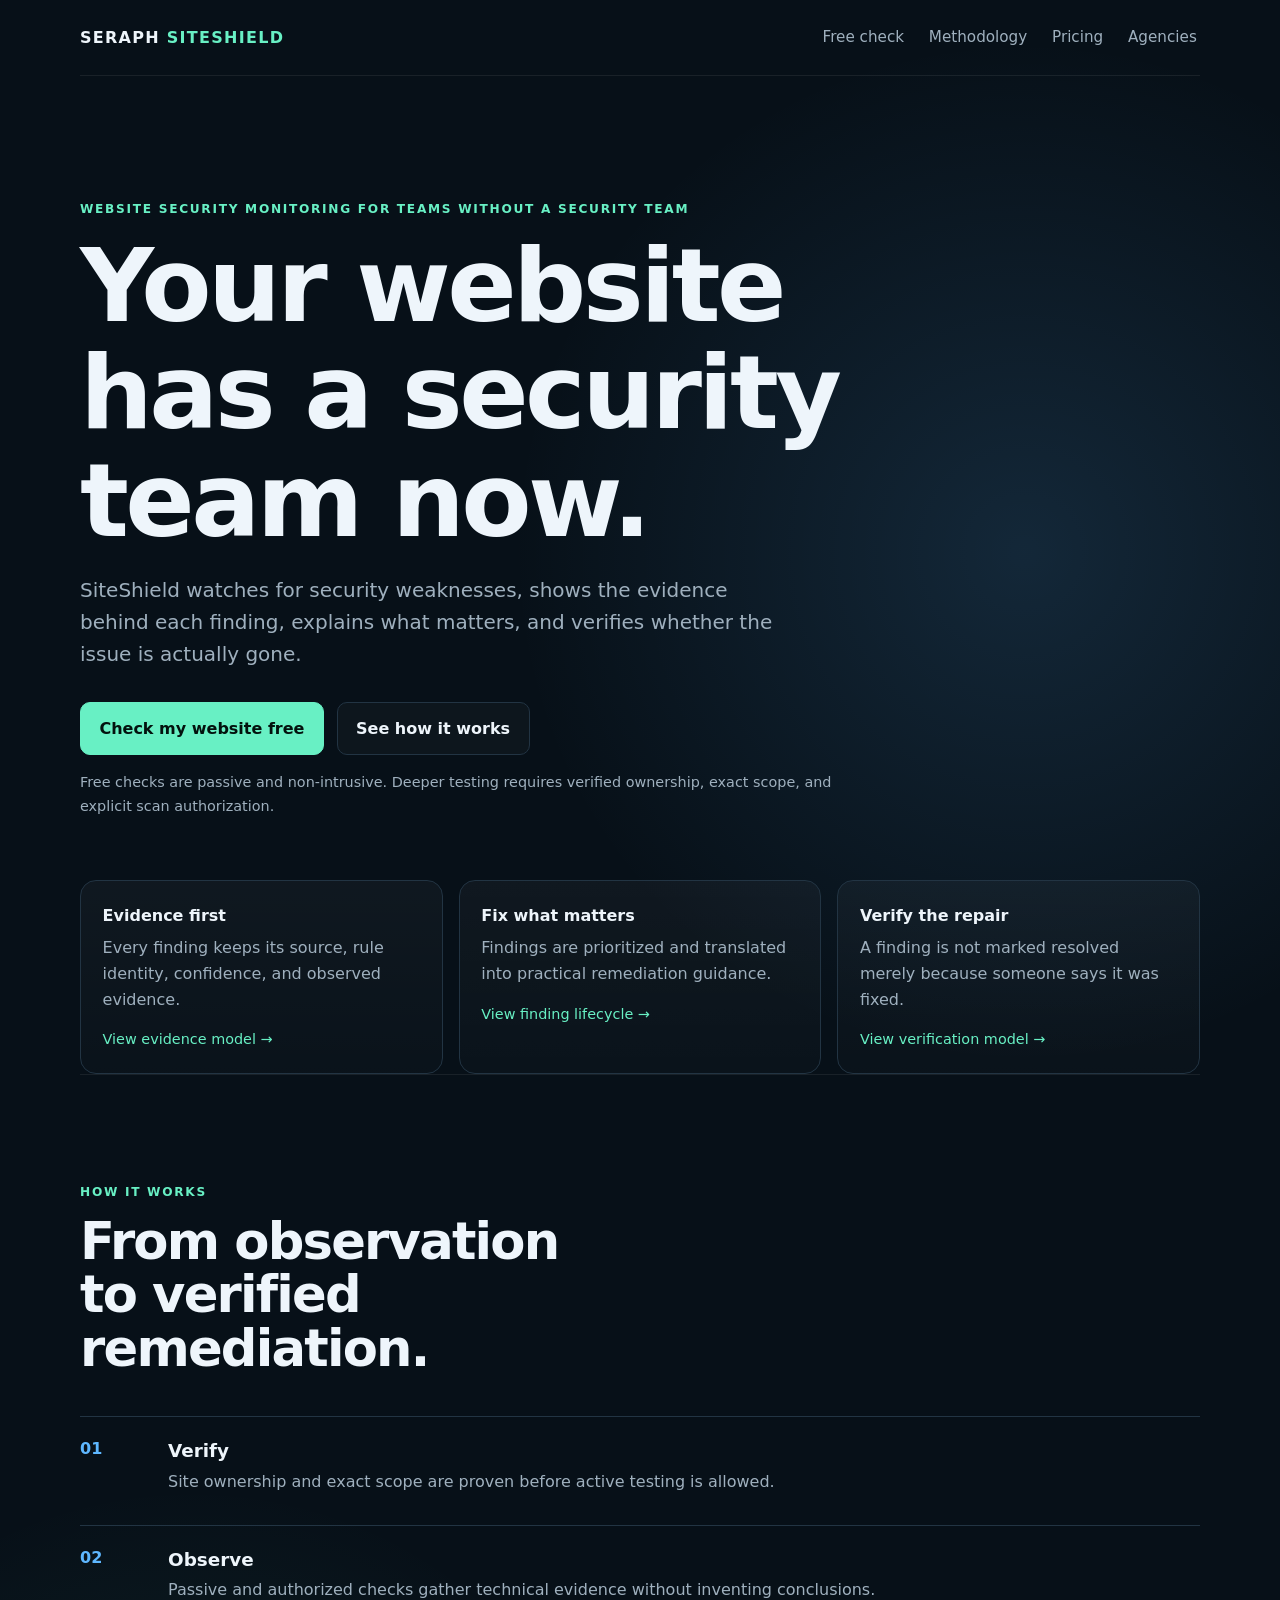
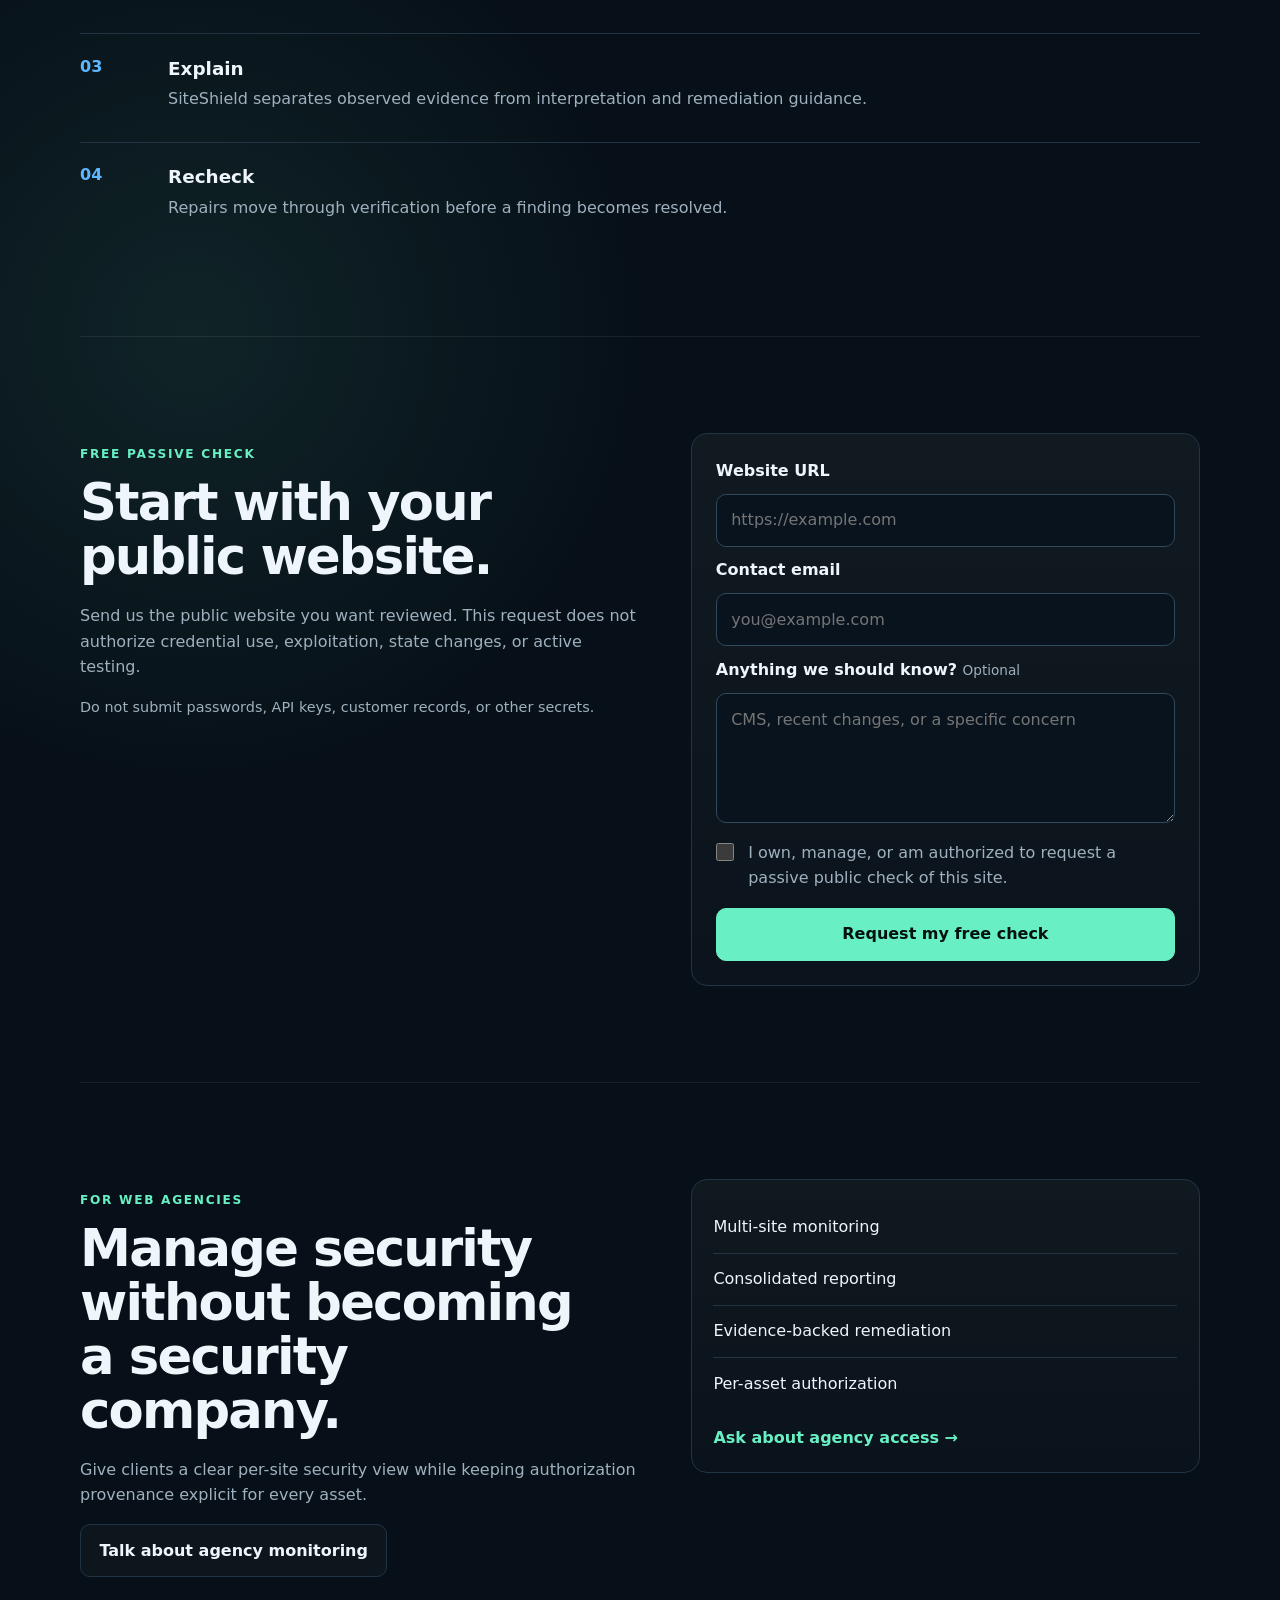
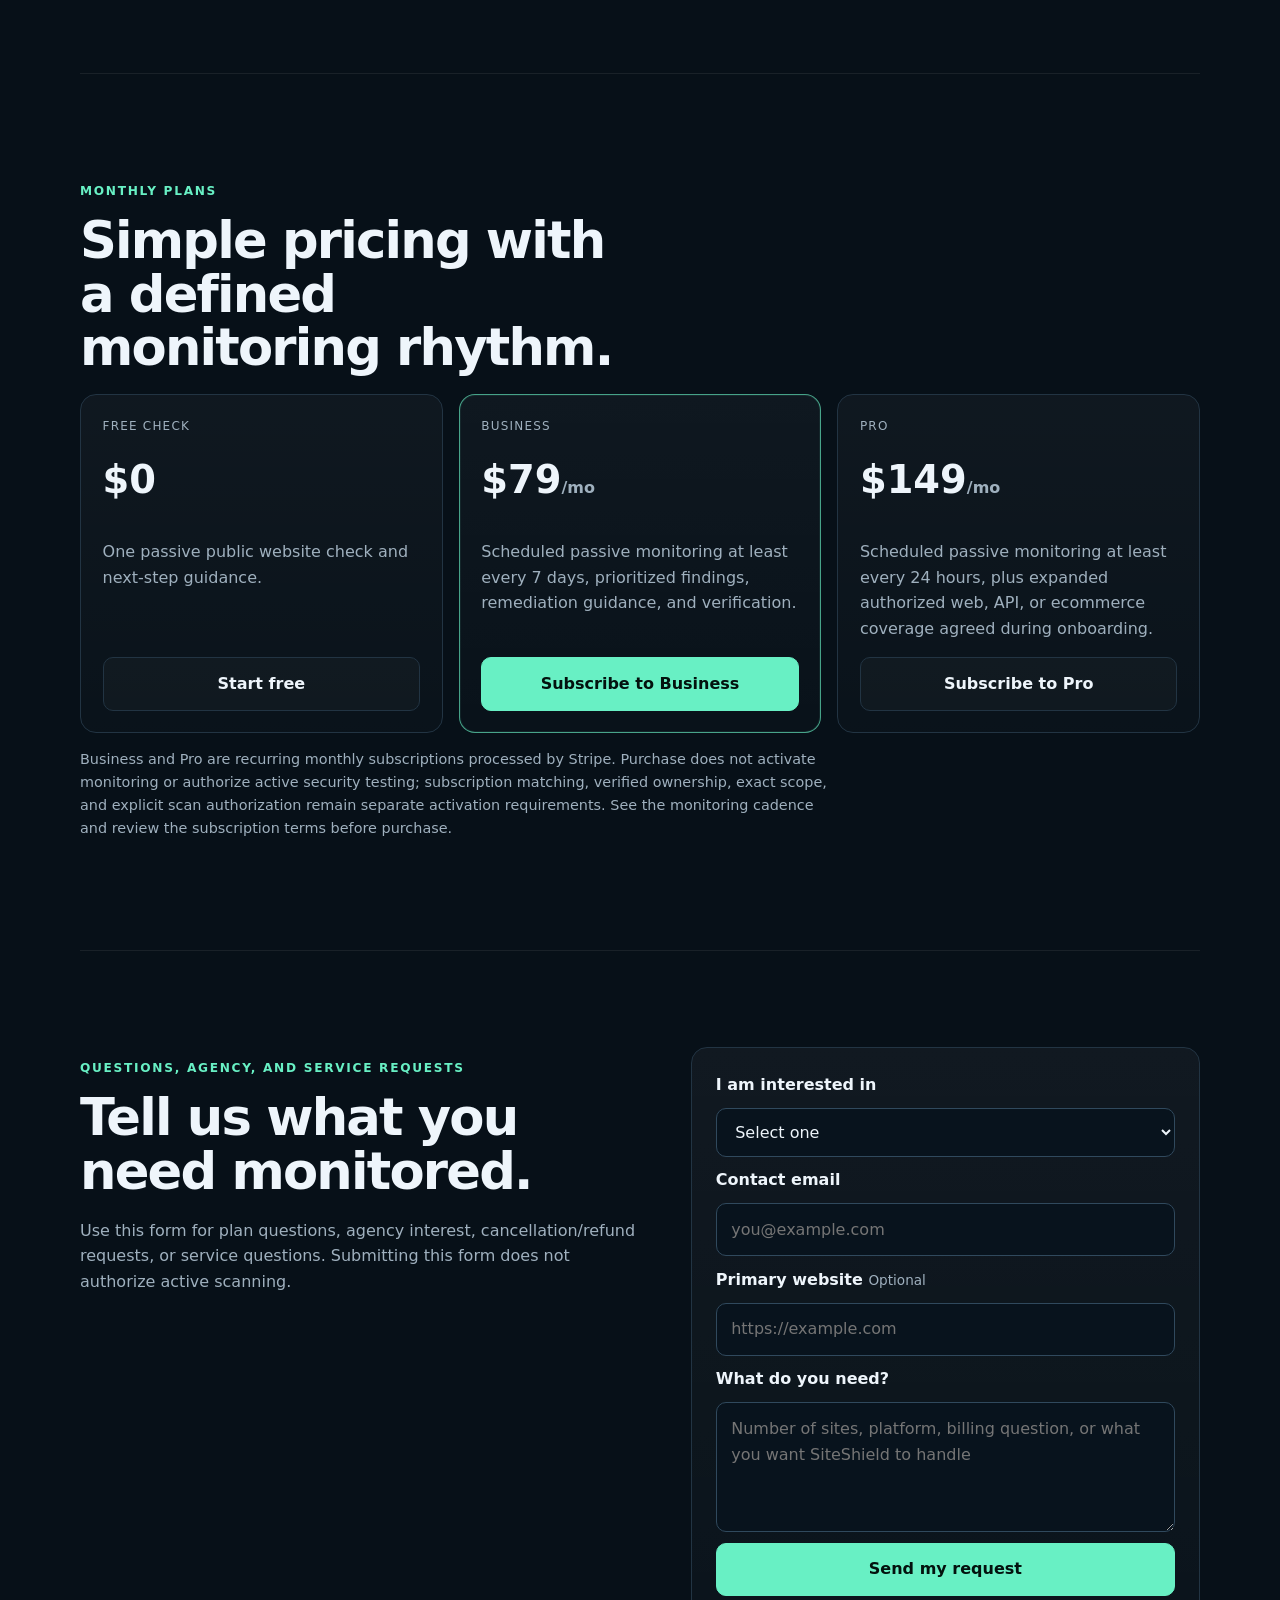
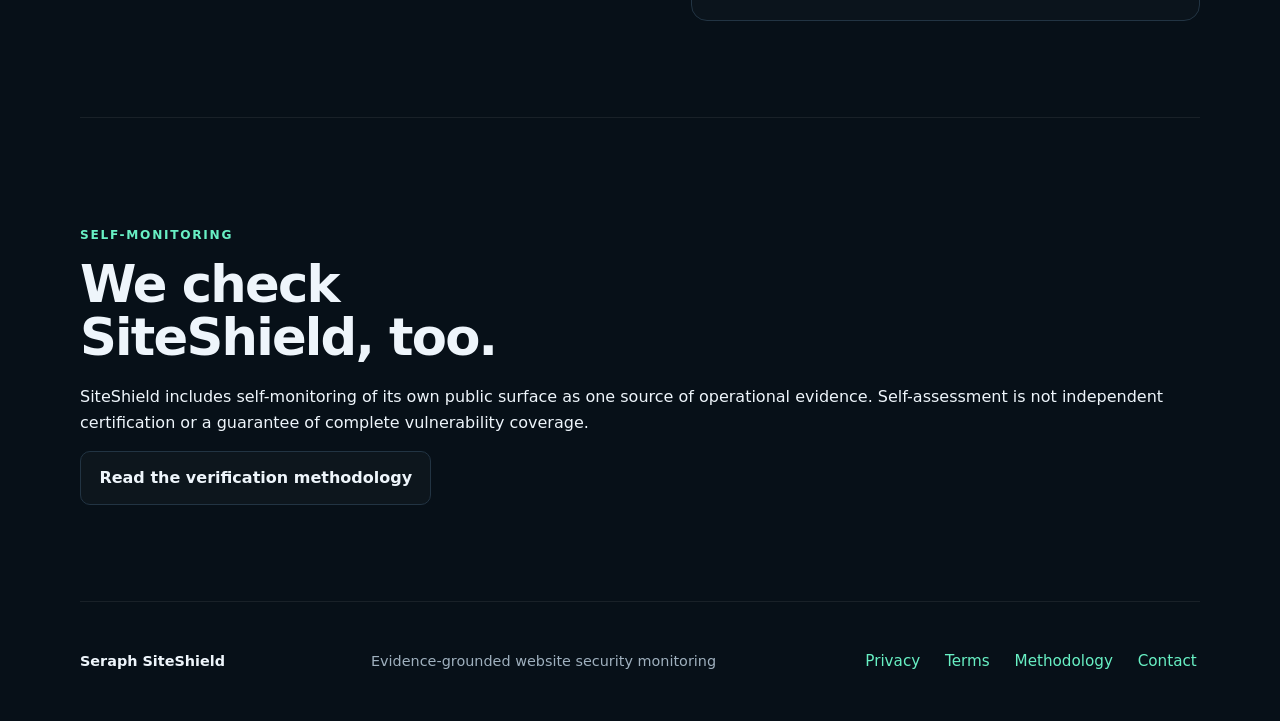
<file: index.html>
<!doctype html>
<html lang="en">
<head>
  <meta charset="utf-8">
  <meta name="viewport" content="width=device-width,initial-scale=1">
  <meta http-equiv="Content-Security-Policy" content="default-src 'self'; img-src 'self' data:; style-src 'self'; script-src 'none'; object-src 'none'; base-uri 'self'; form-action 'self'">
  <meta name="referrer" content="strict-origin-when-cross-origin">
  <meta name="description" content="Seraph SiteShield provides evidence-grounded website security monitoring, remediation guidance, and verification.">
  <title>Seraph SiteShield — Your website has a security team now</title>
  <link rel="stylesheet" href="styles.css">
</head>
<body>
  <header class="nav">
    <a class="brand" href="./" aria-label="Seraph SiteShield home">SERAPH <span>SITESHIELD</span></a>
    <nav aria-label="Primary navigation">
      <a href="#free-check">Free check</a>
      <a href="security-methodology.html">Methodology</a>
      <a href="#pricing">Pricing</a>
      <a href="#agencies">Agencies</a>
    </nav>
  </header>
  <main>
    <section class="hero">
      <p class="eyebrow">Website security monitoring for teams without a security team</p>
      <h1>Your website has a security team now.</h1>
      <p class="lede">SiteShield watches for security weaknesses, shows the evidence behind each finding, explains what matters, and verifies whether the issue is actually gone.</p>
      <div class="actions">
        <a class="button primary" href="#free-check">Check my website free</a>
        <a class="button secondary" href="security-methodology.html">See how it works</a>
      </div>
      <p class="boundary">Free checks are passive and non-intrusive. Deeper testing requires verified ownership, exact scope, and explicit scan authorization.</p>
    </section>

    <section class="proof-grid" aria-label="SiteShield principles">
      <a class="proof-card" href="security-methodology.html#evidence"><strong>Evidence first</strong><span>Every finding keeps its source, rule identity, confidence, and observed evidence.</span><em>View evidence model →</em></a>
      <a class="proof-card" href="security-methodology.html#lifecycle"><strong>Fix what matters</strong><span>Findings are prioritized and translated into practical remediation guidance.</span><em>View finding lifecycle →</em></a>
      <a class="proof-card" href="security-methodology.html#verification"><strong>Verify the repair</strong><span>A finding is not marked resolved merely because someone says it was fixed.</span><em>View verification model →</em></a>
    </section>

    <section class="section" id="how-it-works">
      <p class="eyebrow">How it works</p>
      <h2>From observation to verified remediation.</h2>
      <ol class="steps">
        <li><span>01</span><div><strong>Verify</strong><p>Site ownership and exact scope are proven before active testing is allowed.</p></div></li>
        <li><span>02</span><div><strong>Observe</strong><p>Passive and authorized checks gather technical evidence without inventing conclusions.</p></div></li>
        <li><span>03</span><div><strong>Explain</strong><p>SiteShield separates observed evidence from interpretation and remediation guidance.</p></div></li>
        <li><span>04</span><div><strong>Recheck</strong><p>Repairs move through verification before a finding becomes resolved.</p></div></li>
      </ol>
    </section>

    <section class="section form-section" id="free-check">
      <div class="form-intro">
        <p class="eyebrow">Free passive check</p>
        <h2>Start with your public website.</h2>
        <p>Send us the public website you want reviewed. This request does not authorize credential use, exploitation, state changes, or active testing.</p>
        <p class="fineprint">Do not submit passwords, API keys, customer records, or other secrets.</p>
      </div>
      <form class="site-form" name="free-check" method="POST" data-netlify="true" netlify-honeypot="bot-field" action="thanks.html">
        <input type="hidden" name="form-name" value="free-check">
        <p class="visually-hidden"><label>Leave this field empty <input name="bot-field" autocomplete="off"></label></p>
        <label for="website-url">Website URL</label>
        <input id="website-url" name="website-url" type="url" placeholder="https://example.com" required autocomplete="url">
        <label for="contact-email">Contact email</label>
        <input id="contact-email" name="contact-email" type="email" placeholder="you@example.com" required autocomplete="email">
        <label for="check-notes">Anything we should know? <span class="optional">Optional</span></label>
        <textarea id="check-notes" name="notes" rows="4" placeholder="CMS, recent changes, or a specific concern"></textarea>
        <label class="check-row"><input type="checkbox" name="authorized-request" value="yes" required><span>I own, manage, or am authorized to request a passive public check of this site.</span></label>
        <button class="button primary" type="submit">Request my free check</button>
      </form>
    </section>

    <section class="section split" id="agencies">
      <div>
        <p class="eyebrow">For web agencies</p>
        <h2>Manage security without becoming a security company.</h2>
        <p>Give clients a clear per-site security view while keeping authorization provenance explicit for every asset.</p>
        <a class="button secondary" href="#contact">Talk about agency monitoring</a>
      </div>
      <a class="panel panel-link" href="#contact" aria-label="Ask about SiteShield agency capabilities">
        <p>Multi-site monitoring</p><p>Consolidated reporting</p><p>Evidence-backed remediation</p><p>Per-asset authorization</p><span>Ask about agency access →</span>
      </a>
    </section>

    <section class="section" id="pricing">
      <p class="eyebrow">Monthly plans</p>
      <h2>Simple pricing with a defined monitoring rhythm.</h2>
      <div class="pricing">
        <article><span>Free Check</span><strong>$0</strong><p>One passive public website check and next-step guidance.</p><a class="button secondary" href="#free-check">Start free</a></article>
        <article class="featured"><span>Business</span><strong>$79<small>/mo</small></strong><p>Scheduled passive monitoring at least every 7 days, prioritized findings, remediation guidance, and verification.</p><a class="button primary" href="https://buy.stripe.com/7sY5kFb1d5uU3IKeGQ2Ry01">Subscribe to Business</a></article>
        <article><span>Pro</span><strong>$149<small>/mo</small></strong><p>Scheduled passive monitoring at least every 24 hours, plus expanded authorized web, API, or ecommerce coverage agreed during onboarding.</p><a class="button secondary" href="https://buy.stripe.com/14A7sN5GT7D22EG8is2Ry02">Subscribe to Pro</a></article>
      </div>
      <p class="fineprint">Business and Pro are recurring monthly subscriptions processed by Stripe. Purchase does not activate monitoring or authorize active security testing; subscription matching, verified ownership, exact scope, and explicit scan authorization remain separate activation requirements. See the <a href="security-methodology.html#cadence">monitoring cadence</a> and review the <a href="terms.html">subscription terms</a> before purchase.</p>
    </section>

    <section class="section form-section" id="contact">
      <div class="form-intro">
        <p class="eyebrow">Questions, agency, and service requests</p>
        <h2>Tell us what you need monitored.</h2>
        <p>Use this form for plan questions, agency interest, cancellation/refund requests, or service questions. Submitting this form does not authorize active scanning.</p>
      </div>
      <form class="site-form" name="product-interest" method="POST" data-netlify="true" netlify-honeypot="bot-field" action="thanks.html">
        <input type="hidden" name="form-name" value="product-interest">
        <p class="visually-hidden"><label>Leave this field empty <input name="bot-field" autocomplete="off"></label></p>
        <label for="interest-type">I am interested in</label>
        <select id="interest-type" name="interest" required>
          <option value="">Select one</option><option>Business</option><option>Pro</option><option>Agency / multi-site</option><option>One-time assessment</option><option>Billing / cancellation / refund question</option>
        </select>
        <label for="business-email">Contact email</label>
        <input id="business-email" name="contact-email" type="email" placeholder="you@example.com" required autocomplete="email">
        <label for="business-site">Primary website <span class="optional">Optional</span></label>
        <input id="business-site" name="website-url" type="url" placeholder="https://example.com" autocomplete="url">
        <label for="business-notes">What do you need?</label>
        <textarea id="business-notes" name="notes" rows="4" placeholder="Number of sites, platform, billing question, or what you want SiteShield to handle"></textarea>
        <button class="button primary" type="submit">Send my request</button>
      </form>
    </section>

    <section class="section launch" id="self-monitoring">
      <p class="eyebrow">Self-monitoring</p>
      <h2>We check SiteShield, too.</h2>
      <p>SiteShield includes self-monitoring of its own public surface as one source of operational evidence. Self-assessment is not independent certification or a guarantee of complete vulnerability coverage.</p>
      <a class="button secondary" href="security-methodology.html#verification">Read the verification methodology</a>
    </section>
  </main>
  <footer>
    <span>Seraph SiteShield</span>
    <span>Evidence-grounded website security monitoring</span>
    <nav aria-label="Footer navigation"><a href="privacy.html">Privacy</a><a href="terms.html">Terms</a><a href="security-methodology.html">Methodology</a><a href="#contact">Contact</a></nav>
  </footer>
</body>
</html>
</file>
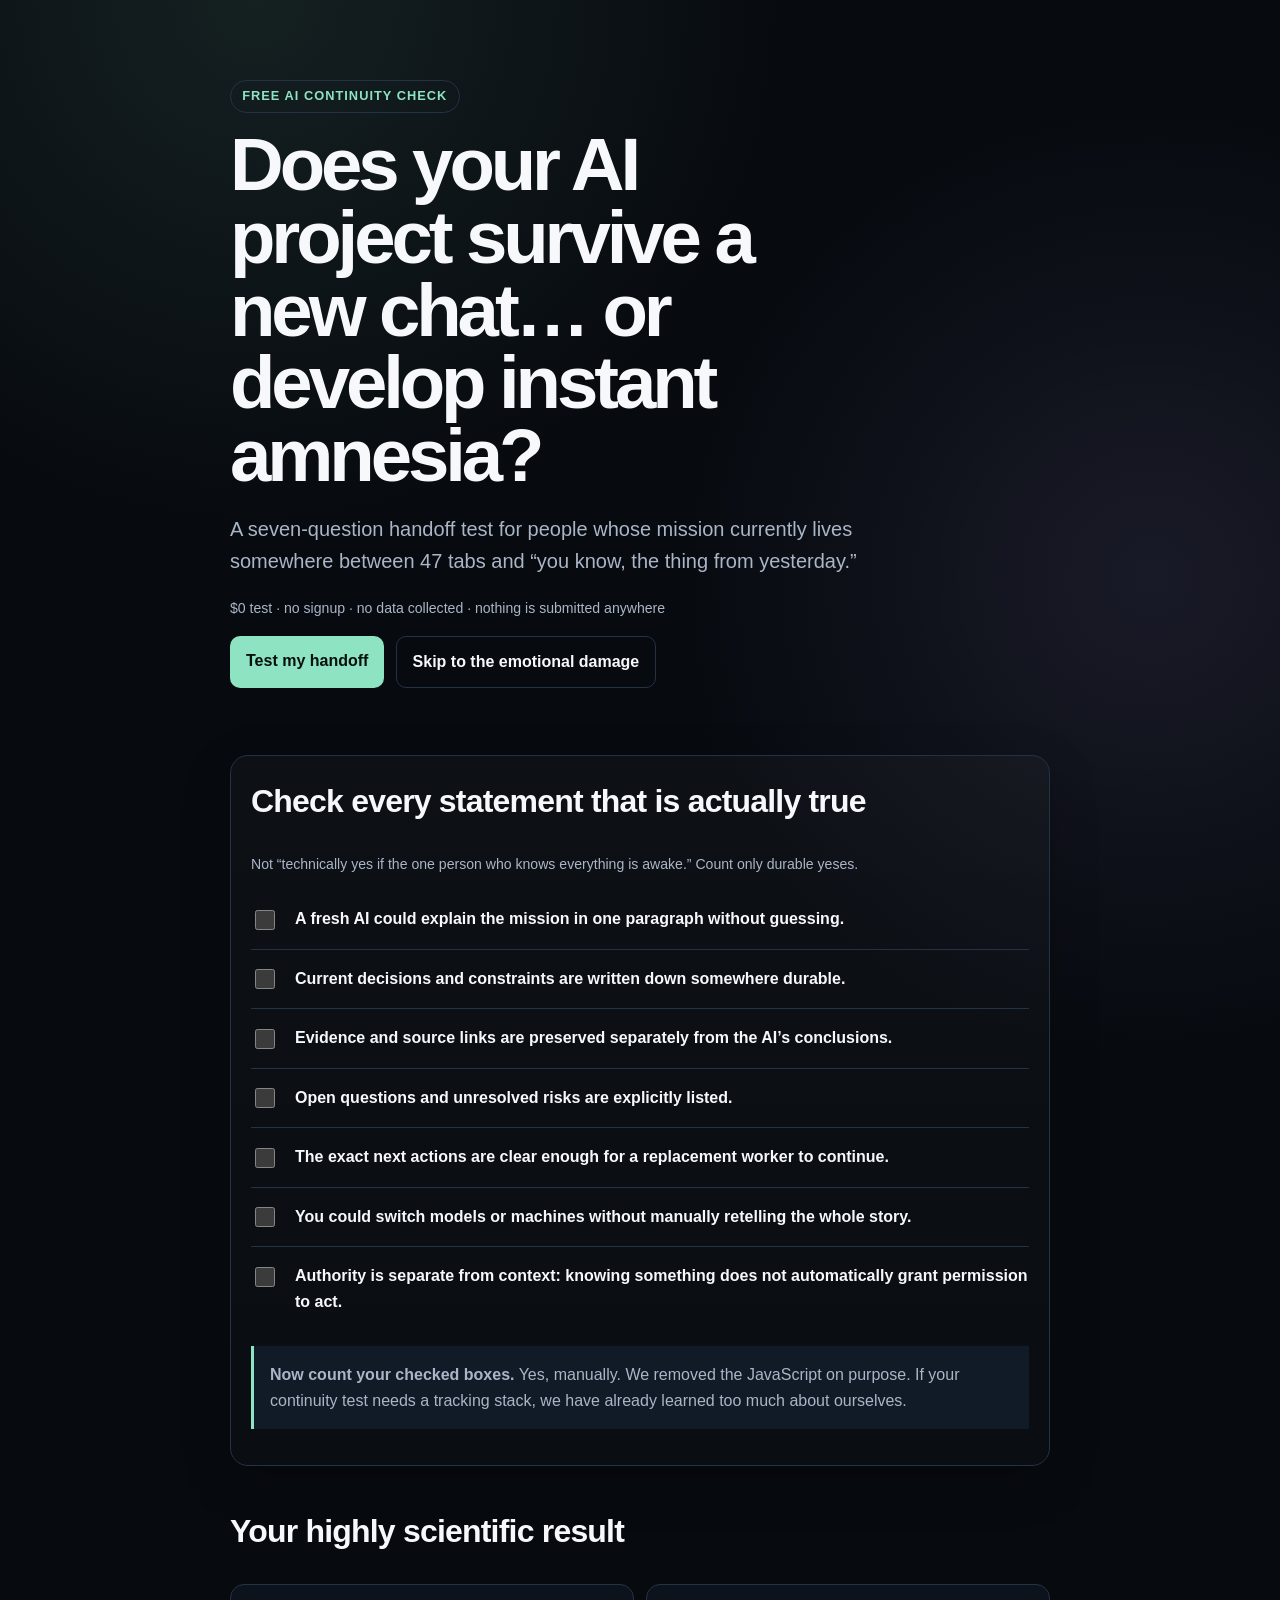
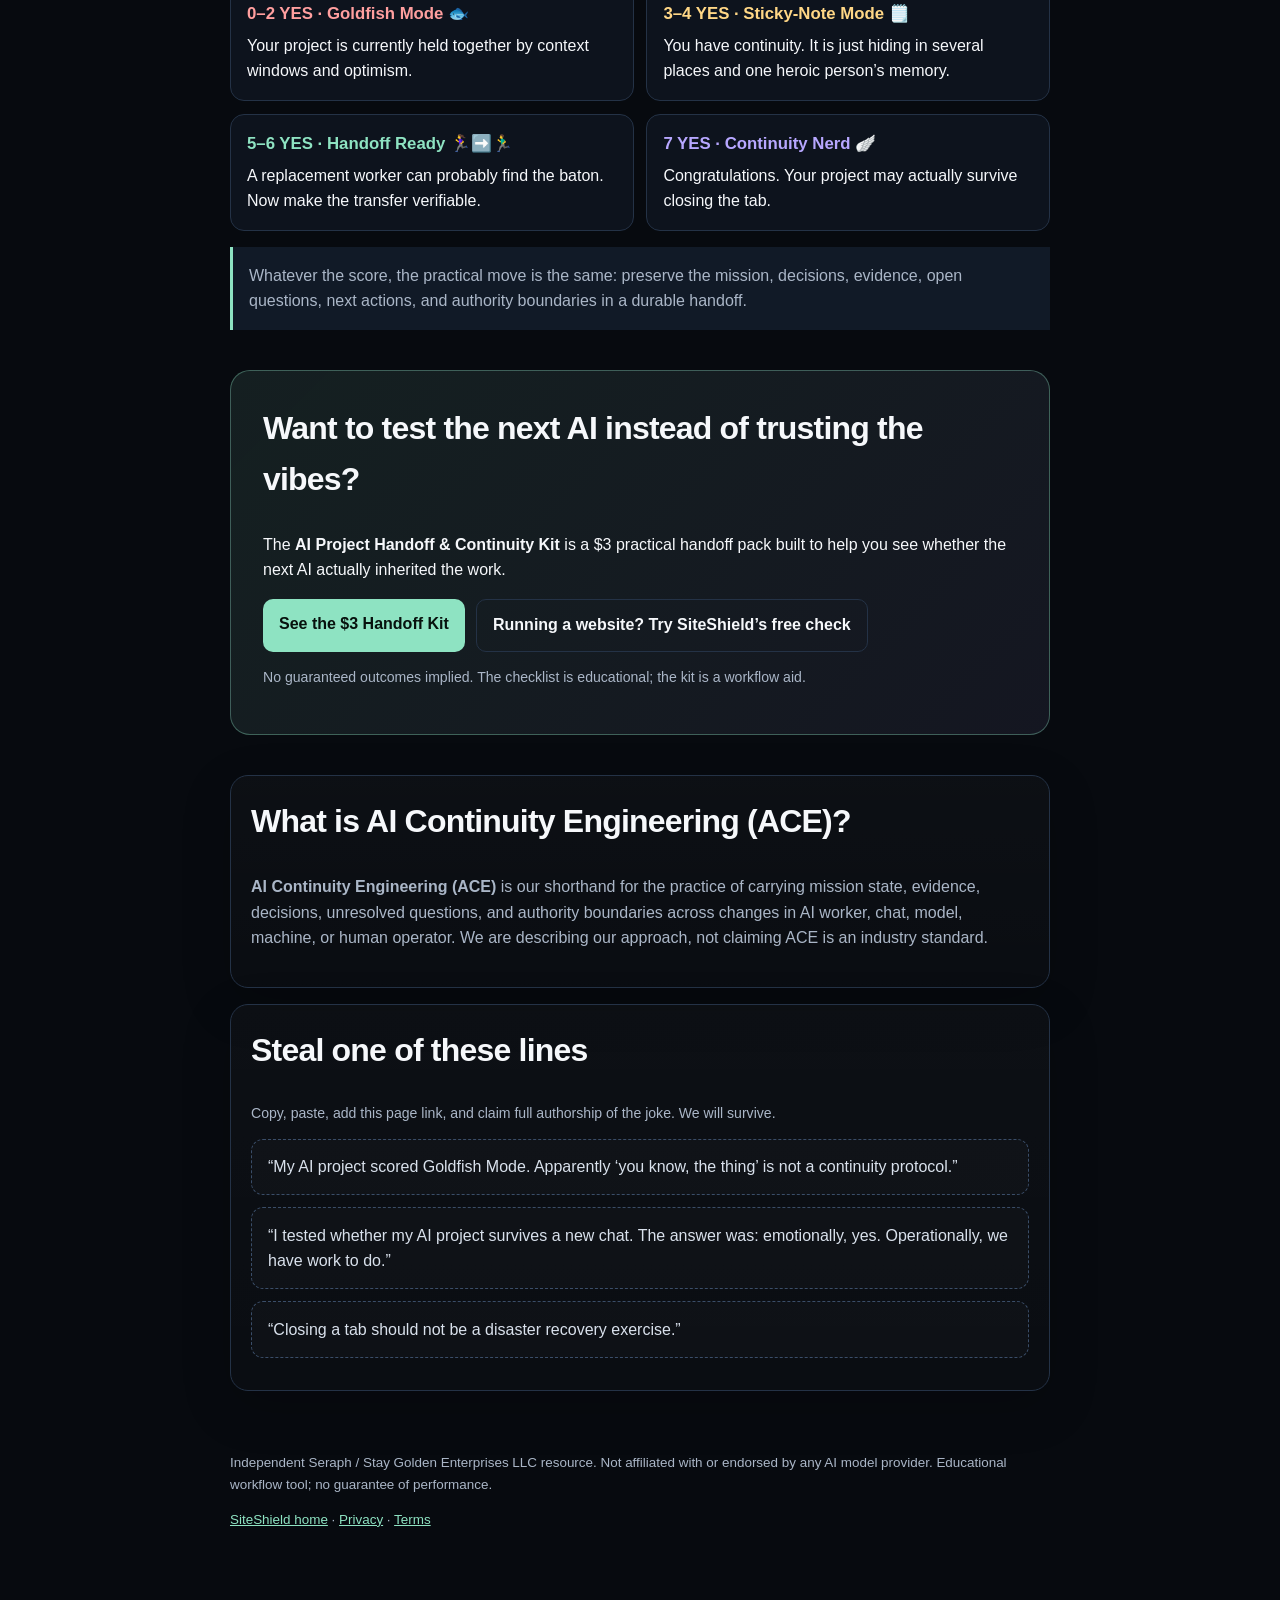
<file: ai-amnesia-test.html>
<!doctype html>
<html lang="en">
<head>
  <meta charset="utf-8">
  <meta name="viewport" content="width=device-width, initial-scale=1">
  <title>The AI Amnesia Test — a 60-second handoff check</title>
  <meta name="description" content="Seven questions to see whether your AI-assisted project can survive a new chat, model, machine, or person without losing the plot.">
  <meta property="og:type" content="website">
  <meta property="og:title" content="The AI Amnesia Test">
  <meta property="og:description" content="Does your AI project survive a new chat… or develop instant amnesia? Take the seven-question handoff check.">
  <meta property="og:url" content="https://seraph-siteshield.netlify.app/ai-amnesia-test.html">
  <meta name="twitter:card" content="summary">
  <meta name="twitter:title" content="The AI Amnesia Test">
  <meta name="twitter:description" content="Closing a tab should not be a disaster recovery exercise.">
  <link rel="canonical" href="https://seraph-siteshield.netlify.app/ai-amnesia-test.html">
  <link rel="stylesheet" href="/amnesia.css">
</head>
<body>
  <main>
    <header class="hero">
      <span class="eyebrow">Free AI continuity check</span>
      <h1>Does your AI project survive a new chat… or develop instant amnesia?</h1>
      <p class="lede">A seven-question handoff test for people whose mission currently lives somewhere between 47 tabs and “you know, the thing from yesterday.”</p>
      <p class="micro">$0 test · no signup · no data collected · nothing is submitted anywhere</p>
      <div class="actions">
        <a class="button" href="#test">Test my handoff</a>
        <a class="button secondary" href="#score">Skip to the emotional damage</a>
      </div>
    </header>

    <section id="test" class="card test" aria-labelledby="test-title">
      <h2 id="test-title">Check every statement that is actually true</h2>
      <p class="micro">Not “technically yes if the one person who knows everything is awake.” Count only durable yeses.</p>

      <div class="question">
        <input id="q1" type="checkbox">
        <label for="q1">A fresh AI could explain the mission in one paragraph without guessing.</label>
      </div>
      <div class="question">
        <input id="q2" type="checkbox">
        <label for="q2">Current decisions and constraints are written down somewhere durable.</label>
      </div>
      <div class="question">
        <input id="q3" type="checkbox">
        <label for="q3">Evidence and source links are preserved separately from the AI’s conclusions.</label>
      </div>
      <div class="question">
        <input id="q4" type="checkbox">
        <label for="q4">Open questions and unresolved risks are explicitly listed.</label>
      </div>
      <div class="question">
        <input id="q5" type="checkbox">
        <label for="q5">The exact next actions are clear enough for a replacement worker to continue.</label>
      </div>
      <div class="question">
        <input id="q6" type="checkbox">
        <label for="q6">You could switch models or machines without manually retelling the whole story.</label>
      </div>
      <div class="question">
        <input id="q7" type="checkbox">
        <label for="q7">Authority is separate from context: knowing something does not automatically grant permission to act.</label>
      </div>

      <p class="tip"><strong>Now count your checked boxes.</strong> Yes, manually. We removed the JavaScript on purpose. If your continuity test needs a tracking stack, we have already learned too much about ourselves.</p>
    </section>

    <section id="score" aria-labelledby="score-title">
      <h2 id="score-title">Your highly scientific result</h2>
      <div class="score-grid">
        <article class="score goldfish">
          <strong>0–2 YES · Goldfish Mode 🐟</strong>
          <span>Your project is currently held together by context windows and optimism.</span>
        </article>
        <article class="score sticky">
          <strong>3–4 YES · Sticky-Note Mode 🗒️</strong>
          <span>You have continuity. It is just hiding in several places and one heroic person’s memory.</span>
        </article>
        <article class="score ready">
          <strong>5–6 YES · Handoff Ready 🏃‍♀️➡️🏃‍♂️</strong>
          <span>A replacement worker can probably find the baton. Now make the transfer verifiable.</span>
        </article>
        <article class="score nerd">
          <strong>7 YES · Continuity Nerd 🪽</strong>
          <span>Congratulations. Your project may actually survive closing the tab.</span>
        </article>
      </div>
      <p class="tip">Whatever the score, the practical move is the same: preserve the mission, decisions, evidence, open questions, next actions, and authority boundaries in a durable handoff.</p>
    </section>

    <section class="cta" aria-labelledby="kit-title">
      <h2 id="kit-title">Want to test the next AI instead of trusting the vibes?</h2>
      <p>The <strong>AI Project Handoff &amp; Continuity Kit</strong> is a $3 practical handoff pack built to help you see whether the next AI actually inherited the work.</p>
      <div class="actions">
        <a class="button" href="https://1sedk3-kq.myshopify.com/products/ai-project-handoff-continuity-kit-test-whether-the-next-ai-actually-got-it?utm_source=ai_amnesia_test&amp;utm_medium=owned&amp;utm_campaign=ace_public_r0&amp;utm_content=ACE-PUBLIC-R0-AMNESIA-TEST">See the $3 Handoff Kit</a>
        <a class="button secondary" href="https://seraph-siteshield.netlify.app?utm_source=ai_amnesia_test&amp;utm_medium=owned&amp;utm_campaign=ace_public_r0&amp;utm_content=ACE-PUBLIC-R0-AMNESIA-TEST-SITESHIELD">Running a website? Try SiteShield’s free check</a>
      </div>
      <p class="micro">No guaranteed outcomes implied. The checklist is educational; the kit is a workflow aid.</p>
    </section>

    <section class="card" aria-labelledby="ace-title">
      <h2 id="ace-title">What is AI Continuity Engineering (ACE)?</h2>
      <p class="definition"><strong>AI Continuity Engineering (ACE)</strong> is our shorthand for the practice of carrying mission state, evidence, decisions, unresolved questions, and authority boundaries across changes in AI worker, chat, model, machine, or human operator. We are describing our approach, not claiming ACE is an industry standard.</p>
    </section>

    <section class="card" aria-labelledby="share-title">
      <h2 id="share-title">Steal one of these lines</h2>
      <p class="micro">Copy, paste, add this page link, and claim full authorship of the joke. We will survive.</p>
      <p class="share-line">“My AI project scored Goldfish Mode. Apparently ‘you know, the thing’ is not a continuity protocol.”</p>
      <p class="share-line">“I tested whether my AI project survives a new chat. The answer was: emotionally, yes. Operationally, we have work to do.”</p>
      <p class="share-line">“Closing a tab should not be a disaster recovery exercise.”</p>
    </section>
  </main>

  <footer>
    <p>Independent Seraph / Stay Golden Enterprises LLC resource. Not affiliated with or endorsed by any AI model provider. Educational workflow tool; no guarantee of performance.</p>
    <p><a href="/">SiteShield home</a> · <a href="/privacy.html">Privacy</a> · <a href="/terms.html">Terms</a></p>
  </footer>
</body>
</html>
</file>
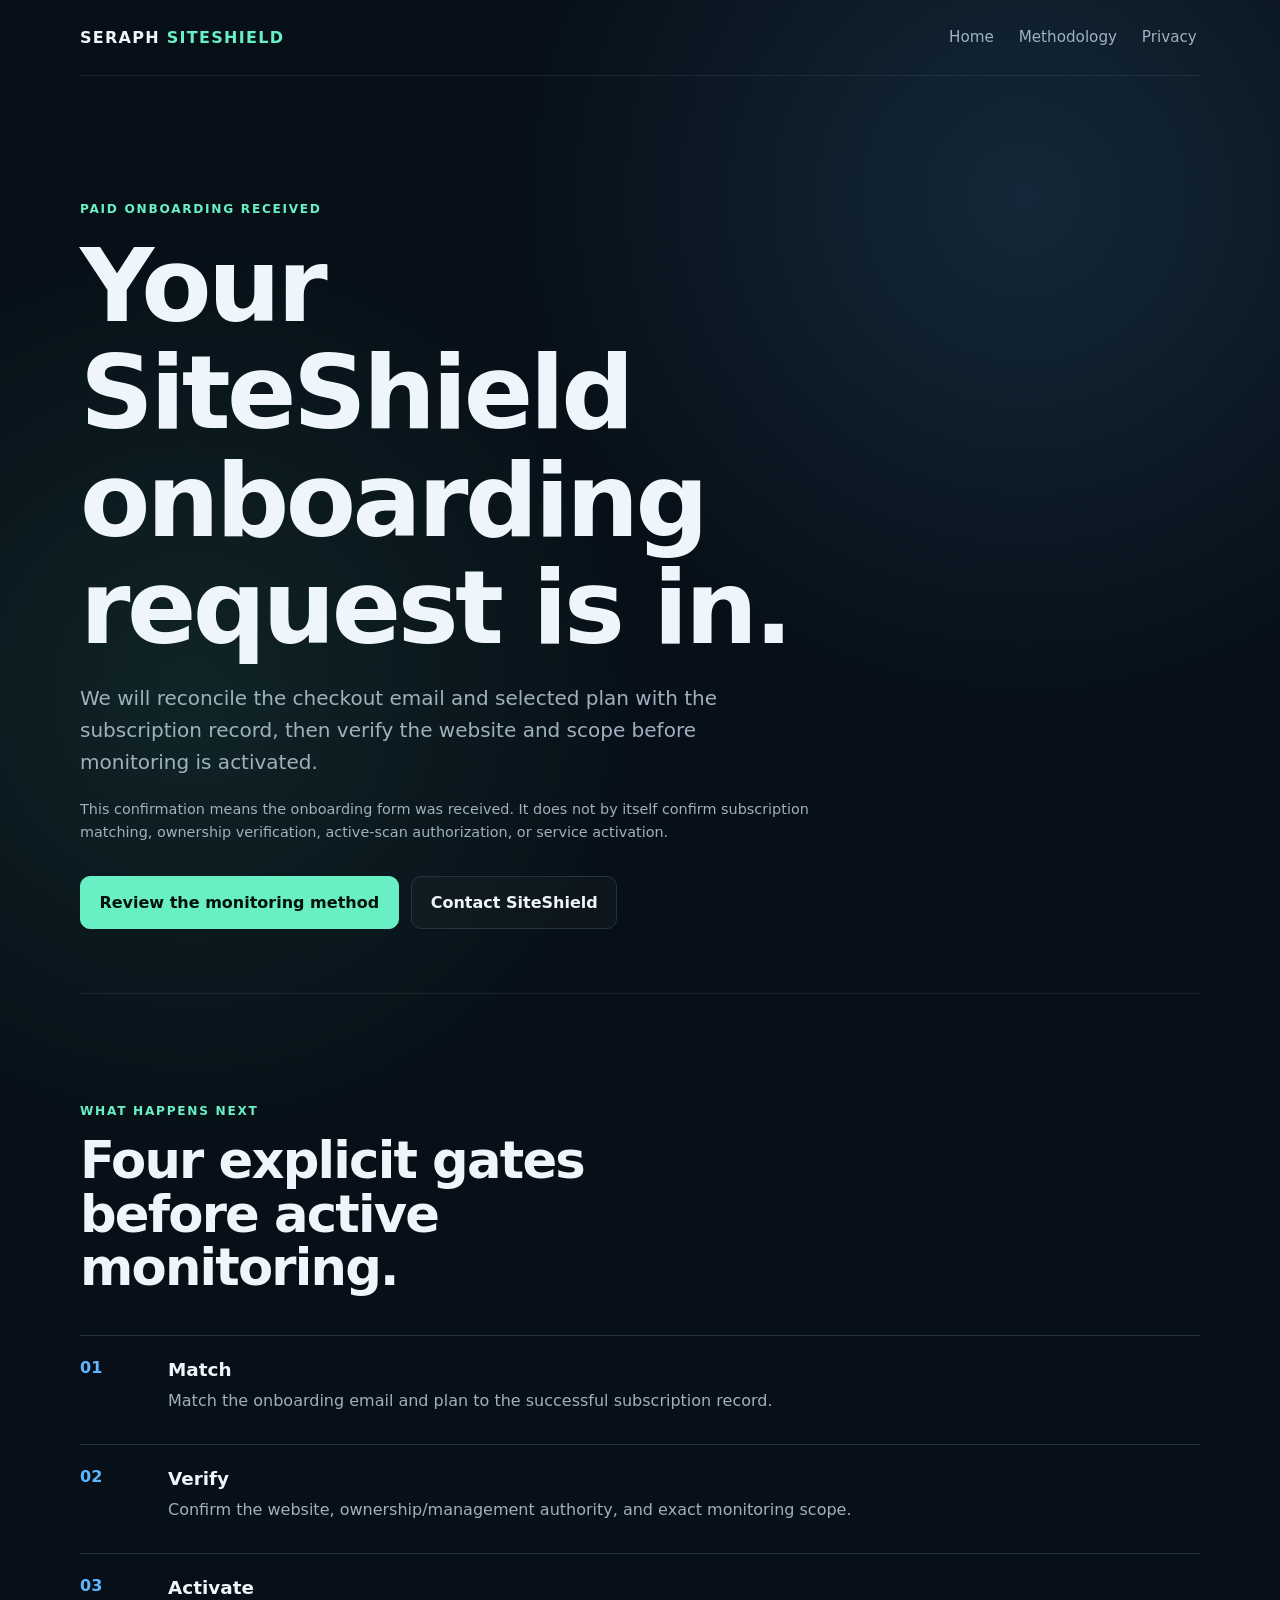
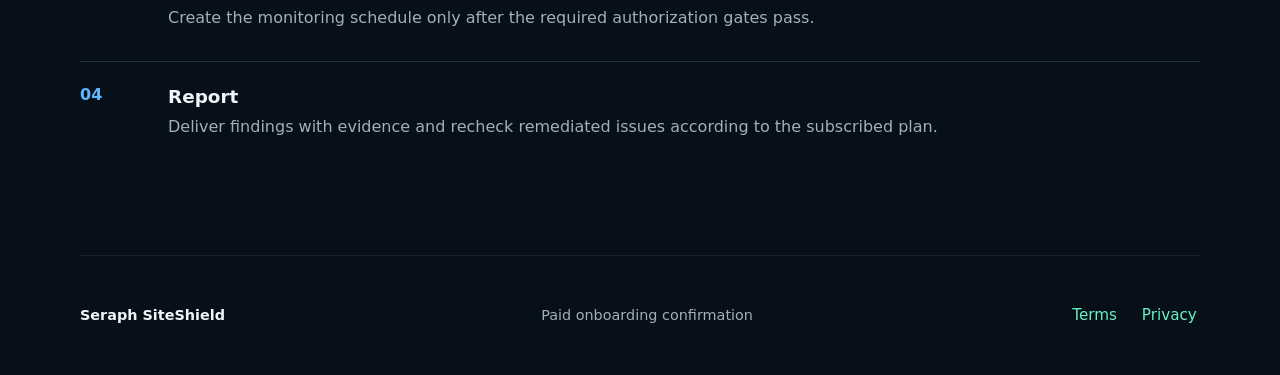
<file: paid-thanks.html>
<!doctype html>
<html lang="en">
<head>
  <meta charset="utf-8">
  <meta name="viewport" content="width=device-width,initial-scale=1">
  <meta name="robots" content="noindex">
  <meta http-equiv="Content-Security-Policy" content="default-src 'self'; img-src 'self' data:; style-src 'self'; script-src 'none'; object-src 'none'; base-uri 'self'; form-action 'self'">
  <meta name="referrer" content="strict-origin-when-cross-origin">
  <meta name="description" content="SiteShield paid onboarding confirmation and service activation expectations.">
  <title>SiteShield Paid Onboarding Received</title>
  <link rel="stylesheet" href="styles.css">
</head>
<body>
  <header class="nav"><a class="brand" href="./">SERAPH <span>SITESHIELD</span></a><nav><a href="./">Home</a><a href="security-methodology.html">Methodology</a><a href="privacy.html">Privacy</a></nav></header>
  <main>
    <section class="hero">
      <p class="eyebrow">Paid onboarding received</p>
      <h1>Your SiteShield onboarding request is in.</h1>
      <p class="lede">We will reconcile the checkout email and selected plan with the subscription record, then verify the website and scope before monitoring is activated.</p>
      <p class="boundary">This confirmation means the onboarding form was received. It does not by itself confirm subscription matching, ownership verification, active-scan authorization, or service activation.</p>
      <div class="actions"><a class="button primary" href="security-methodology.html">Review the monitoring method</a><a class="button secondary" href="./#contact">Contact SiteShield</a></div>
    </section>
    <section class="section">
      <p class="eyebrow">What happens next</p>
      <h2>Four explicit gates before active monitoring.</h2>
      <ol class="steps">
        <li><span>01</span><div><strong>Match</strong><p>Match the onboarding email and plan to the successful subscription record.</p></div></li>
        <li><span>02</span><div><strong>Verify</strong><p>Confirm the website, ownership/management authority, and exact monitoring scope.</p></div></li>
        <li><span>03</span><div><strong>Activate</strong><p>Create the monitoring schedule only after the required authorization gates pass.</p></div></li>
        <li><span>04</span><div><strong>Report</strong><p>Deliver findings with evidence and recheck remediated issues according to the subscribed plan.</p></div></li>
      </ol>
    </section>
  </main>
  <footer><span>Seraph SiteShield</span><span>Paid onboarding confirmation</span><nav><a href="terms.html">Terms</a><a href="privacy.html">Privacy</a></nav></footer>
</body>
</html>
</file>
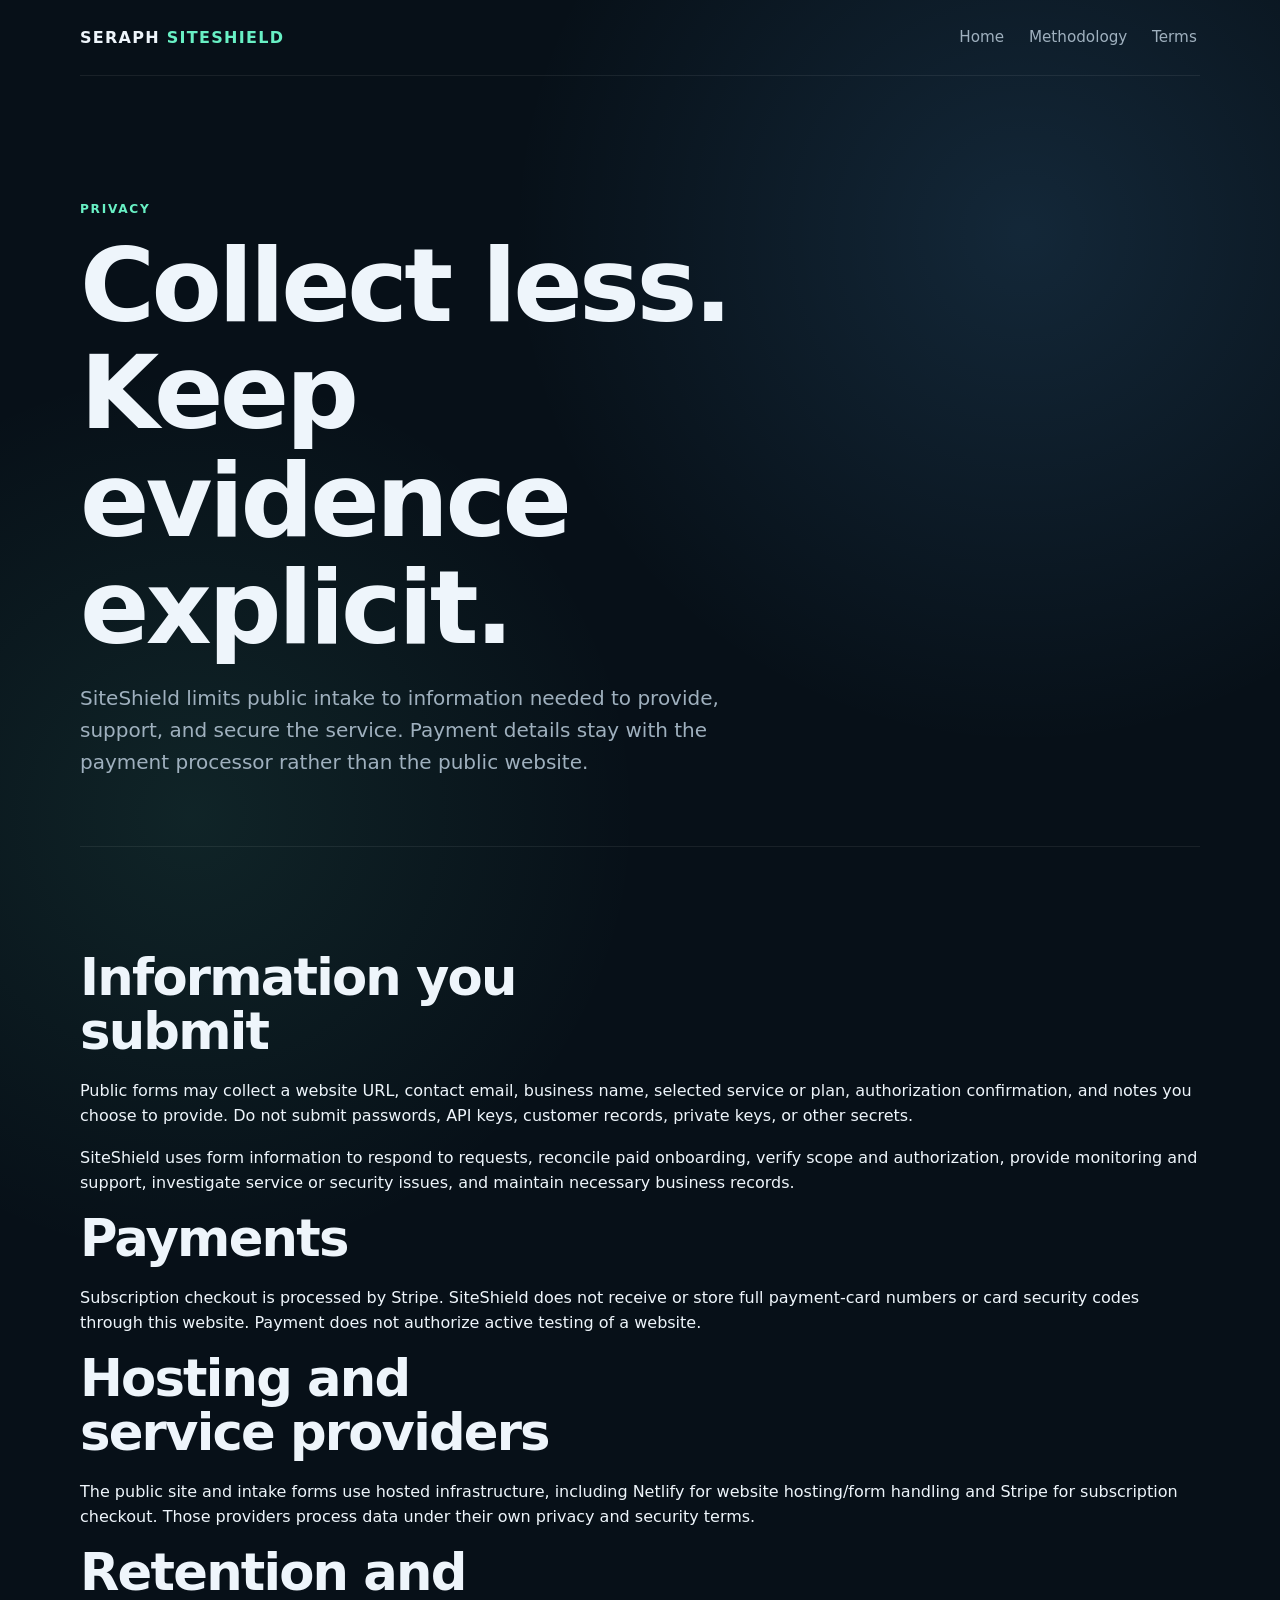
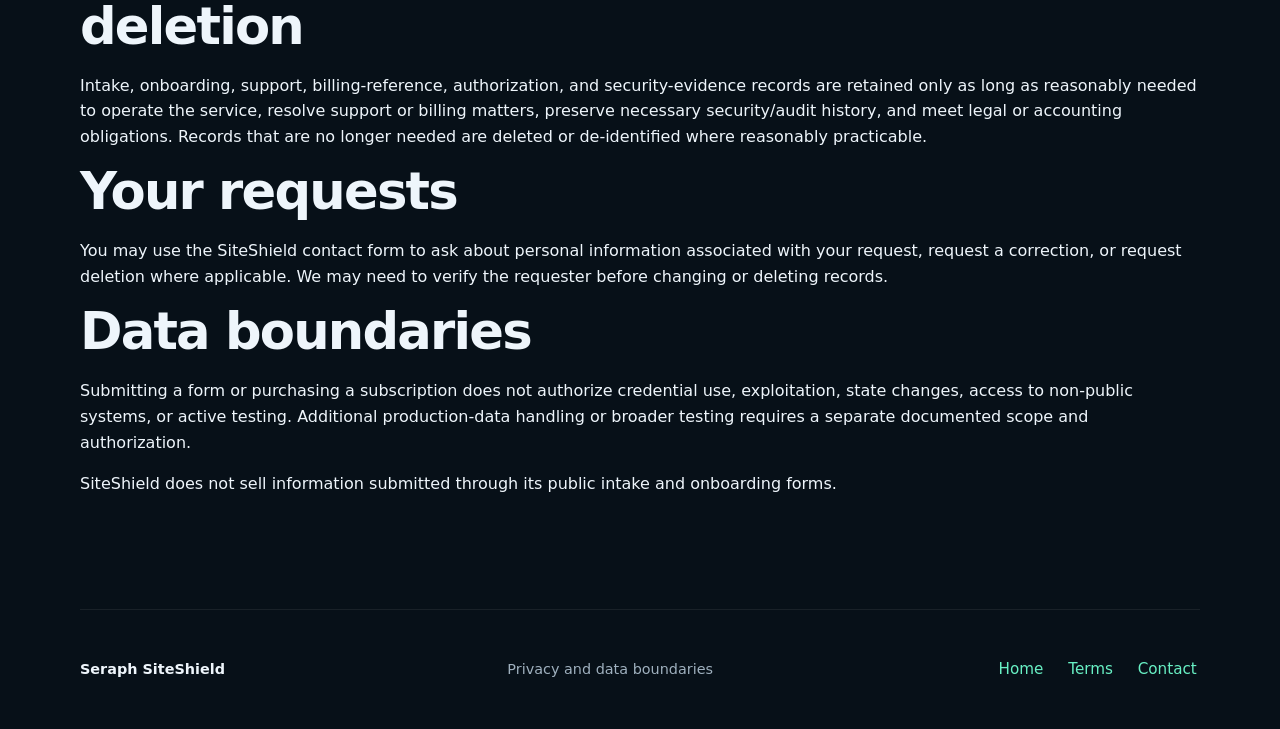
<file: privacy.html>
<!doctype html>
<html lang="en">
<head>
  <meta charset="utf-8">
  <meta name="viewport" content="width=device-width,initial-scale=1">
  <meta http-equiv="Content-Security-Policy" content="default-src 'self'; img-src 'self' data:; style-src 'self'; script-src 'none'; object-src 'none'; base-uri 'self'; form-action 'self'">
  <meta name="referrer" content="strict-origin-when-cross-origin">
  <meta name="description" content="Seraph SiteShield privacy and data-handling summary.">
  <title>Privacy — Seraph SiteShield</title>
  <link rel="stylesheet" href="styles.css">
</head>
<body>
  <header class="nav"><a class="brand" href="./">SERAPH <span>SITESHIELD</span></a><nav><a href="./">Home</a><a href="security-methodology.html">Methodology</a><a href="terms.html">Terms</a></nav></header>
  <main>
    <section class="hero">
      <p class="eyebrow">Privacy</p>
      <h1>Collect less. Keep evidence explicit.</h1>
      <p class="lede">SiteShield limits public intake to information needed to provide, support, and secure the service. Payment details stay with the payment processor rather than the public website.</p>
    </section>
    <section class="section">
      <h2>Information you submit</h2>
      <p>Public forms may collect a website URL, contact email, business name, selected service or plan, authorization confirmation, and notes you choose to provide. Do not submit passwords, API keys, customer records, private keys, or other secrets.</p>
      <p>SiteShield uses form information to respond to requests, reconcile paid onboarding, verify scope and authorization, provide monitoring and support, investigate service or security issues, and maintain necessary business records.</p>

      <h2>Payments</h2>
      <p>Subscription checkout is processed by Stripe. SiteShield does not receive or store full payment-card numbers or card security codes through this website. Payment does not authorize active testing of a website.</p>

      <h2>Hosting and service providers</h2>
      <p>The public site and intake forms use hosted infrastructure, including Netlify for website hosting/form handling and Stripe for subscription checkout. Those providers process data under their own privacy and security terms.</p>

      <h2>Retention and deletion</h2>
      <p>Intake, onboarding, support, billing-reference, authorization, and security-evidence records are retained only as long as reasonably needed to operate the service, resolve support or billing matters, preserve necessary security/audit history, and meet legal or accounting obligations. Records that are no longer needed are deleted or de-identified where reasonably practicable.</p>

      <h2>Your requests</h2>
      <p>You may use the <a href="./#contact">SiteShield contact form</a> to ask about personal information associated with your request, request a correction, or request deletion where applicable. We may need to verify the requester before changing or deleting records.</p>

      <h2>Data boundaries</h2>
      <p>Submitting a form or purchasing a subscription does not authorize credential use, exploitation, state changes, access to non-public systems, or active testing. Additional production-data handling or broader testing requires a separate documented scope and authorization.</p>
      <p>SiteShield does not sell information submitted through its public intake and onboarding forms.</p>
    </section>
  </main>
  <footer><span>Seraph SiteShield</span><span>Privacy and data boundaries</span><nav><a href="./">Home</a><a href="terms.html">Terms</a><a href="./#contact">Contact</a></nav></footer>
</body>
</html>
</file>
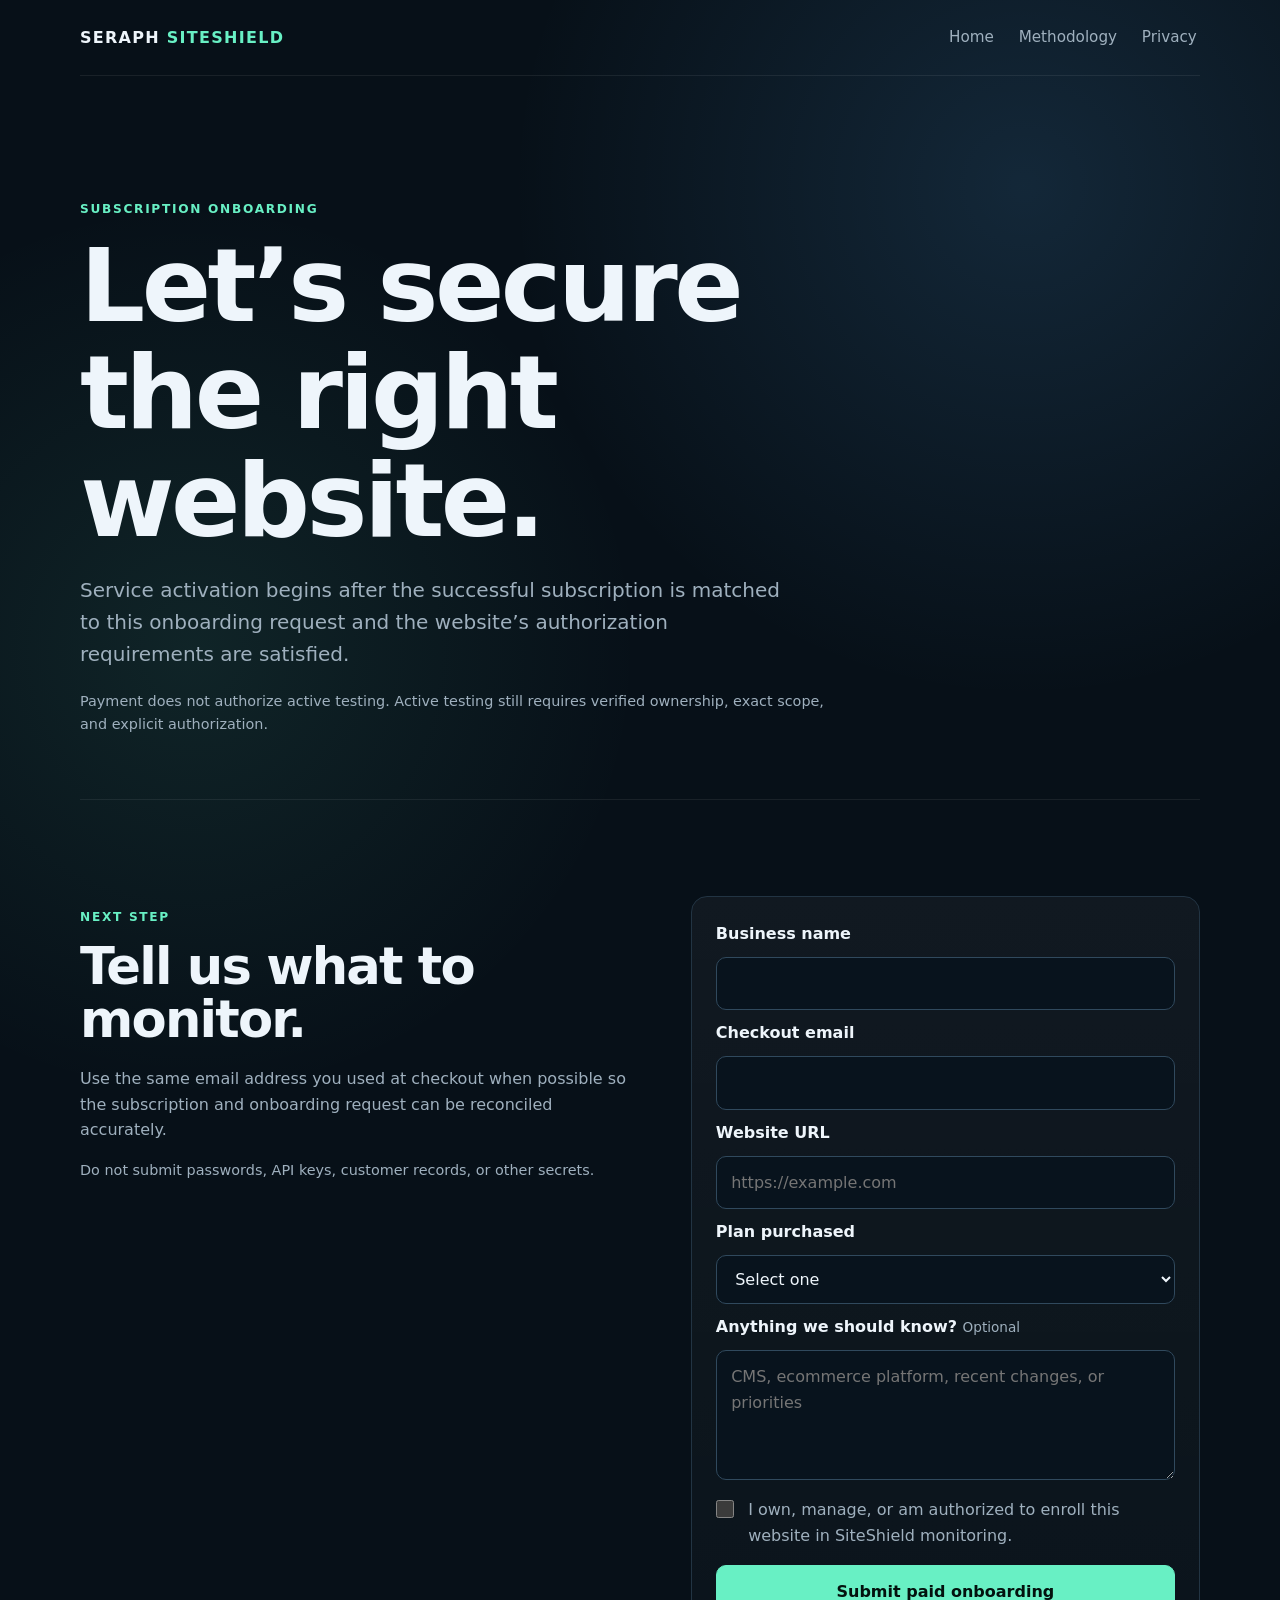
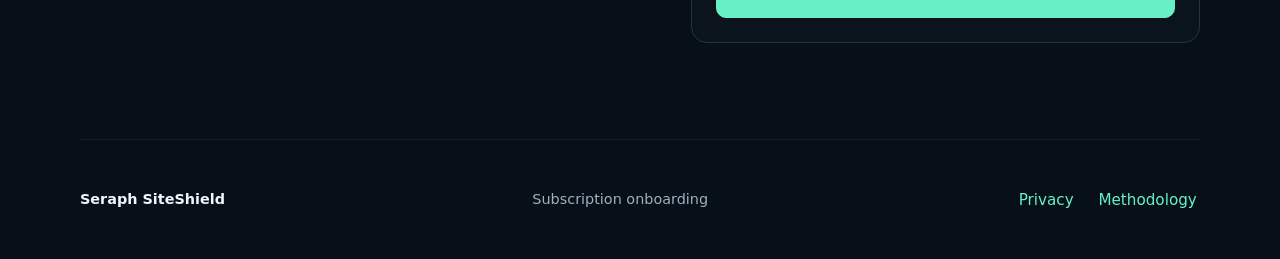
<file: purchase-complete.html>
<!doctype html>
<html lang="en">
<head>
  <meta charset="utf-8">
  <meta name="viewport" content="width=device-width,initial-scale=1">
  <meta name="robots" content="noindex">
  <meta http-equiv="Content-Security-Policy" content="default-src 'self'; img-src 'self' data:; style-src 'self'; script-src 'none'; object-src 'none'; base-uri 'self'; form-action 'self'">
  <meta name="referrer" content="strict-origin-when-cross-origin">
  <meta name="description" content="SiteShield subscription onboarding after Stripe checkout.">
  <title>Start SiteShield onboarding</title>
  <link rel="stylesheet" href="styles.css">
</head>
<body>
  <header class="nav"><a class="brand" href="./">SERAPH <span>SITESHIELD</span></a><nav><a href="./">Home</a><a href="security-methodology.html">Methodology</a><a href="privacy.html">Privacy</a></nav></header>
  <main>
    <section class="hero">
      <p class="eyebrow">Subscription onboarding</p>
      <h1>Let’s secure the right website.</h1>
      <p class="lede">Service activation begins after the successful subscription is matched to this onboarding request and the website’s authorization requirements are satisfied.</p>
      <p class="boundary">Payment does not authorize active testing. Active testing still requires verified ownership, exact scope, and explicit authorization.</p>
    </section>
    <section class="section form-section">
      <div class="form-intro">
        <p class="eyebrow">Next step</p>
        <h2>Tell us what to monitor.</h2>
        <p>Use the same email address you used at checkout when possible so the subscription and onboarding request can be reconciled accurately.</p>
        <p class="fineprint">Do not submit passwords, API keys, customer records, or other secrets.</p>
      </div>
      <form class="site-form" name="paid-onboarding" method="POST" data-netlify="true" netlify-honeypot="bot-field" action="paid-thanks.html">
        <input type="hidden" name="form-name" value="paid-onboarding">
        <p class="visually-hidden"><label>Leave this field empty <input name="bot-field" autocomplete="off"></label></p>
        <label for="onboard-business">Business name</label>
        <input id="onboard-business" name="business-name" type="text" required autocomplete="organization">
        <label for="onboard-email">Checkout email</label>
        <input id="onboard-email" name="contact-email" type="email" required autocomplete="email">
        <label for="onboard-site">Website URL</label>
        <input id="onboard-site" name="website-url" type="url" placeholder="https://example.com" required autocomplete="url">
        <label for="onboard-plan">Plan purchased</label>
        <select id="onboard-plan" name="plan" required><option value="">Select one</option><option>Business</option><option>Pro</option></select>
        <label for="onboard-notes">Anything we should know? <span class="optional">Optional</span></label>
        <textarea id="onboard-notes" name="notes" rows="4" placeholder="CMS, ecommerce platform, recent changes, or priorities"></textarea>
        <label class="check-row"><input type="checkbox" name="authorized-onboarding" value="yes" required><span>I own, manage, or am authorized to enroll this website in SiteShield monitoring.</span></label>
        <button class="button primary" type="submit">Submit paid onboarding</button>
      </form>
    </section>
  </main>
  <footer><span>Seraph SiteShield</span><span>Subscription onboarding</span><nav><a href="privacy.html">Privacy</a><a href="security-methodology.html">Methodology</a></nav></footer>
</body>
</html>
</file>
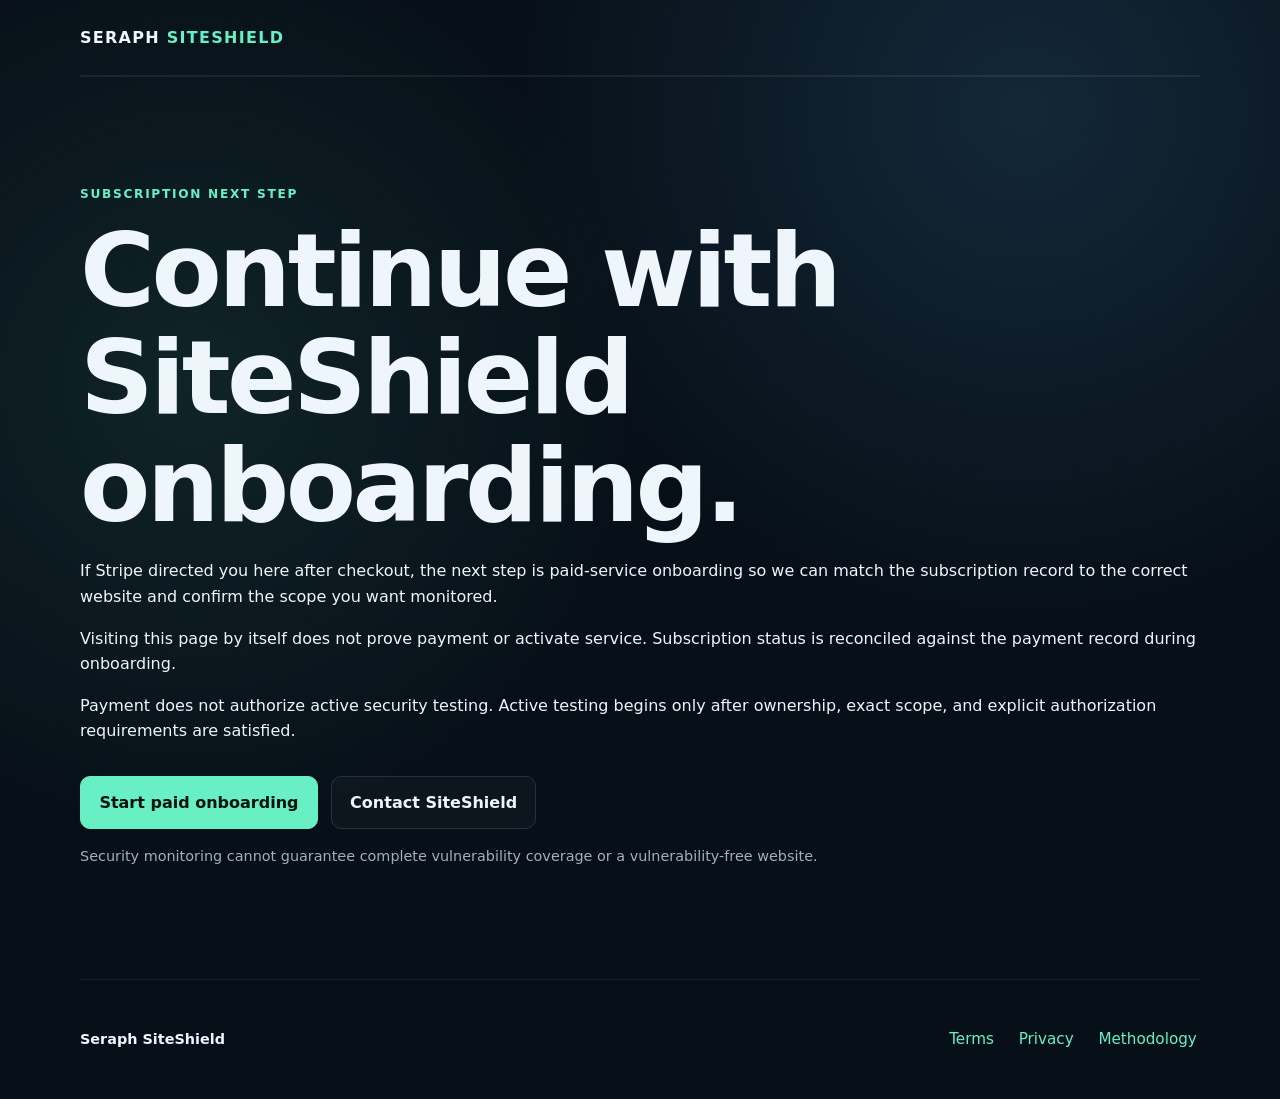
<file: purchase-success.html>
<!doctype html>
<html lang="en">
<head>
  <meta charset="utf-8">
  <meta name="viewport" content="width=device-width,initial-scale=1">
  <meta name="robots" content="noindex">
  <meta http-equiv="Content-Security-Policy" content="default-src 'self'; img-src 'self' data:; style-src 'self'; script-src 'none'; object-src 'none'; base-uri 'self'; form-action 'self'">
  <meta name="referrer" content="strict-origin-when-cross-origin">
  <meta name="description" content="SiteShield subscription checkout return and onboarding next step.">
  <title>SiteShield Subscription — Start Onboarding</title>
  <link rel="stylesheet" href="styles.css">
</head>
<body>
  <header class="nav"><a class="brand" href="./" aria-label="Seraph SiteShield home">SERAPH <span>SITESHIELD</span></a></header>
  <main>
    <section class="section launch">
      <p class="eyebrow">Subscription next step</p>
      <h1>Continue with SiteShield onboarding.</h1>
      <p>If Stripe directed you here after checkout, the next step is paid-service onboarding so we can match the subscription record to the correct website and confirm the scope you want monitored.</p>
      <p>Visiting this page by itself does not prove payment or activate service. Subscription status is reconciled against the payment record during onboarding.</p>
      <p>Payment does not authorize active security testing. Active testing begins only after ownership, exact scope, and explicit authorization requirements are satisfied.</p>
      <div class="actions"><a class="button primary" href="purchase-complete.html">Start paid onboarding</a><a class="button secondary" href="./#contact">Contact SiteShield</a></div>
      <p class="fineprint">Security monitoring cannot guarantee complete vulnerability coverage or a vulnerability-free website.</p>
    </section>
  </main>
  <footer><span>Seraph SiteShield</span><nav aria-label="Footer navigation"><a href="terms.html">Terms</a><a href="privacy.html">Privacy</a><a href="security-methodology.html">Methodology</a></nav></footer>
</body>
</html>
</file>
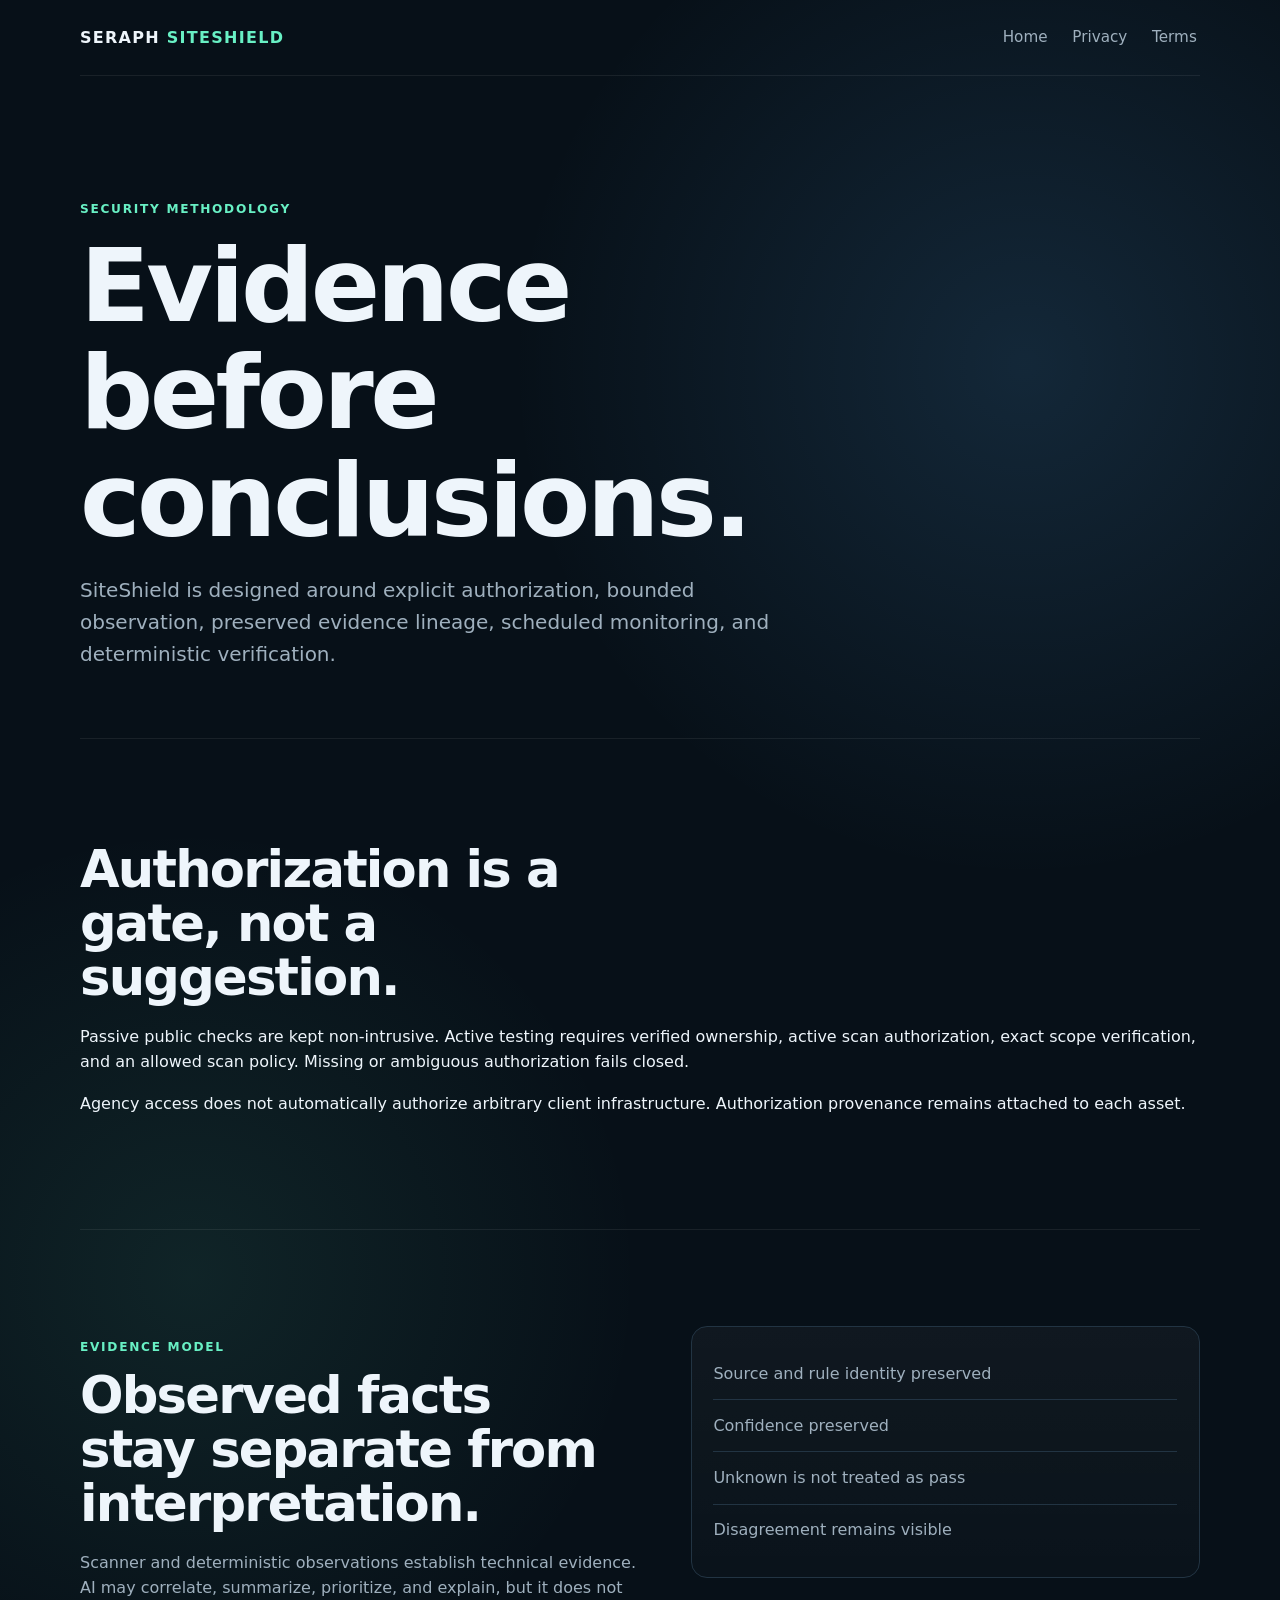
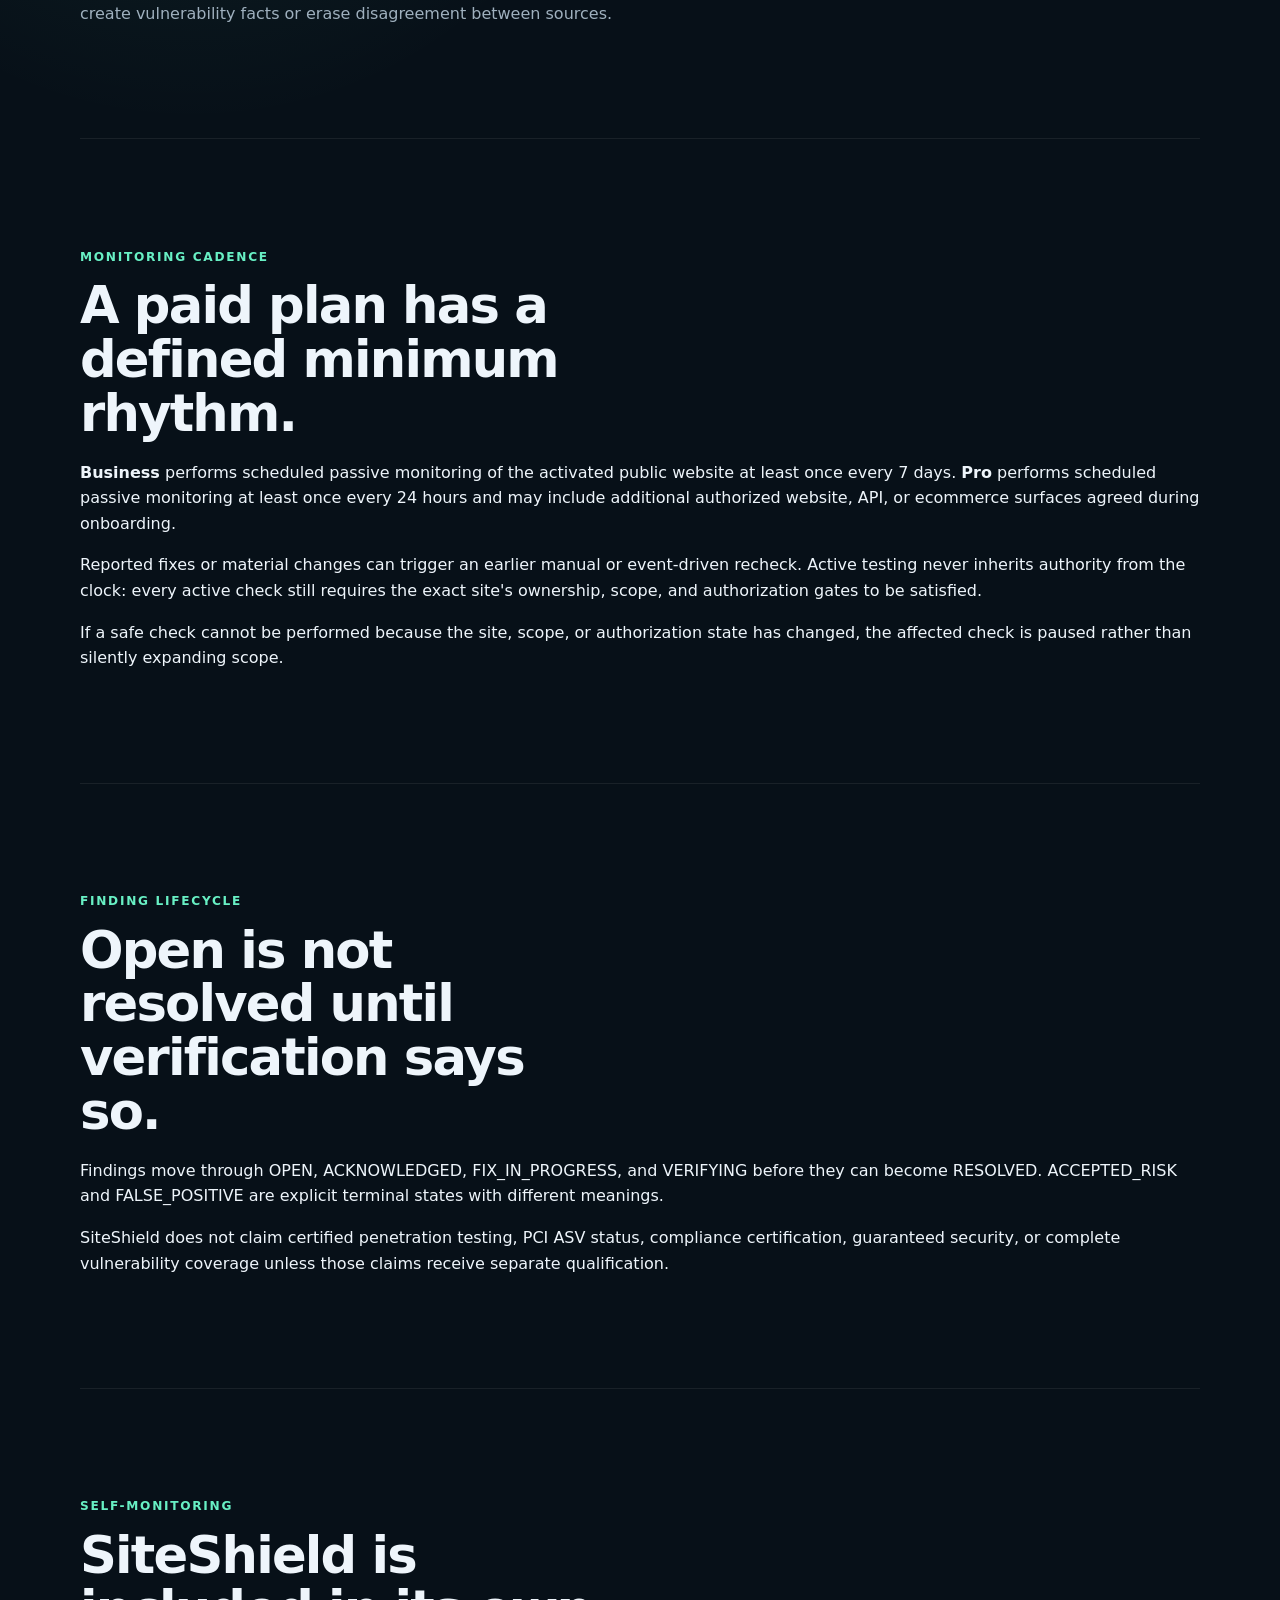
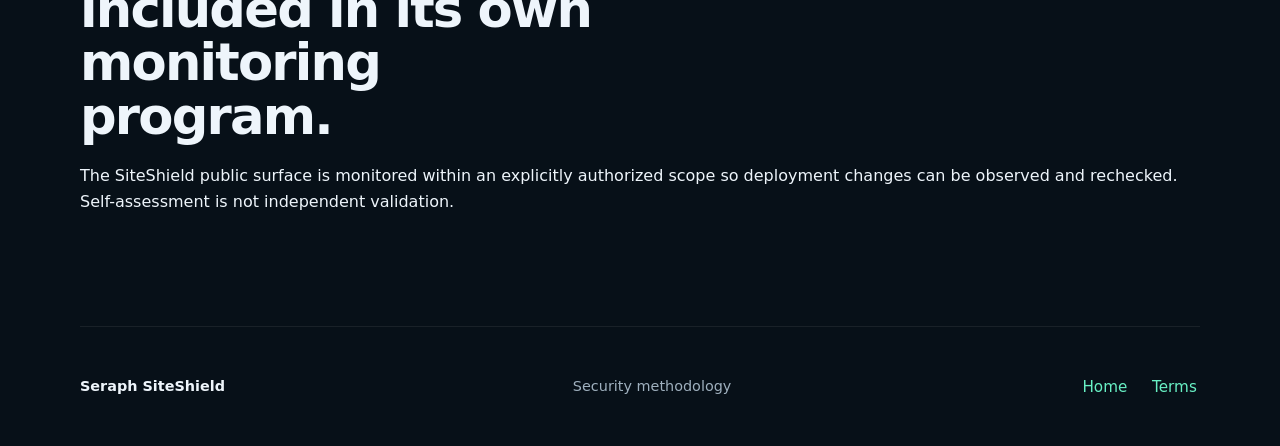
<file: security-methodology.html>
<!doctype html>
<html lang="en">
<head>
  <meta charset="utf-8">
  <meta name="viewport" content="width=device-width,initial-scale=1">
  <meta http-equiv="Content-Security-Policy" content="default-src 'self'; img-src 'self' data:; style-src 'self'; script-src 'none'; object-src 'none'; base-uri 'self'; form-action 'self'">
  <meta name="referrer" content="strict-origin-when-cross-origin">
  <meta name="description" content="How Seraph SiteShield separates authorization, technical evidence, interpretation, remediation, monitoring cadence, and verification.">
  <title>Security Methodology — Seraph SiteShield</title>
  <link rel="stylesheet" href="styles.css">
</head>
<body>
  <header class="nav"><a class="brand" href="./">SERAPH <span>SITESHIELD</span></a><nav><a href="./">Home</a><a href="privacy.html">Privacy</a><a href="terms.html">Terms</a></nav></header>
  <main>
    <section class="hero">
      <p class="eyebrow">Security methodology</p>
      <h1>Evidence before conclusions.</h1>
      <p class="lede">SiteShield is designed around explicit authorization, bounded observation, preserved evidence lineage, scheduled monitoring, and deterministic verification.</p>
    </section>
    <section class="section" id="authorization">
      <h2>Authorization is a gate, not a suggestion.</h2>
      <p>Passive public checks are kept non-intrusive. Active testing requires verified ownership, active scan authorization, exact scope verification, and an allowed scan policy. Missing or ambiguous authorization fails closed.</p>
      <p>Agency access does not automatically authorize arbitrary client infrastructure. Authorization provenance remains attached to each asset.</p>
    </section>
    <section class="section split" id="evidence">
      <div>
        <p class="eyebrow">Evidence model</p>
        <h2>Observed facts stay separate from interpretation.</h2>
        <p>Scanner and deterministic observations establish technical evidence. AI may correlate, summarize, prioritize, and explain, but it does not create vulnerability facts or erase disagreement between sources.</p>
      </div>
      <div class="panel">
        <p>Source and rule identity preserved</p>
        <p>Confidence preserved</p>
        <p>Unknown is not treated as pass</p>
        <p>Disagreement remains visible</p>
      </div>
    </section>
    <section class="section" id="cadence">
      <p class="eyebrow">Monitoring cadence</p>
      <h2>A paid plan has a defined minimum rhythm.</h2>
      <p><strong>Business</strong> performs scheduled passive monitoring of the activated public website at least once every 7 days. <strong>Pro</strong> performs scheduled passive monitoring at least once every 24 hours and may include additional authorized website, API, or ecommerce surfaces agreed during onboarding.</p>
      <p>Reported fixes or material changes can trigger an earlier manual or event-driven recheck. Active testing never inherits authority from the clock: every active check still requires the exact site's ownership, scope, and authorization gates to be satisfied.</p>
      <p>If a safe check cannot be performed because the site, scope, or authorization state has changed, the affected check is paused rather than silently expanding scope.</p>
    </section>
    <section class="section" id="lifecycle">
      <p class="eyebrow">Finding lifecycle</p>
      <h2>Open is not resolved until verification says so.</h2>
      <p>Findings move through OPEN, ACKNOWLEDGED, FIX_IN_PROGRESS, and VERIFYING before they can become RESOLVED. ACCEPTED_RISK and FALSE_POSITIVE are explicit terminal states with different meanings.</p>
      <p>SiteShield does not claim certified penetration testing, PCI ASV status, compliance certification, guaranteed security, or complete vulnerability coverage unless those claims receive separate qualification.</p>
    </section>
    <section class="section launch" id="verification">
      <p class="eyebrow">Self-monitoring</p>
      <h2>SiteShield is included in its own monitoring program.</h2>
      <p>The SiteShield public surface is monitored within an explicitly authorized scope so deployment changes can be observed and rechecked. Self-assessment is not independent validation.</p>
    </section>
  </main>
  <footer><span>Seraph SiteShield</span><span>Security methodology</span><nav><a href="./">Home</a><a href="terms.html">Terms</a></nav></footer>
</body>
</html>
</file>
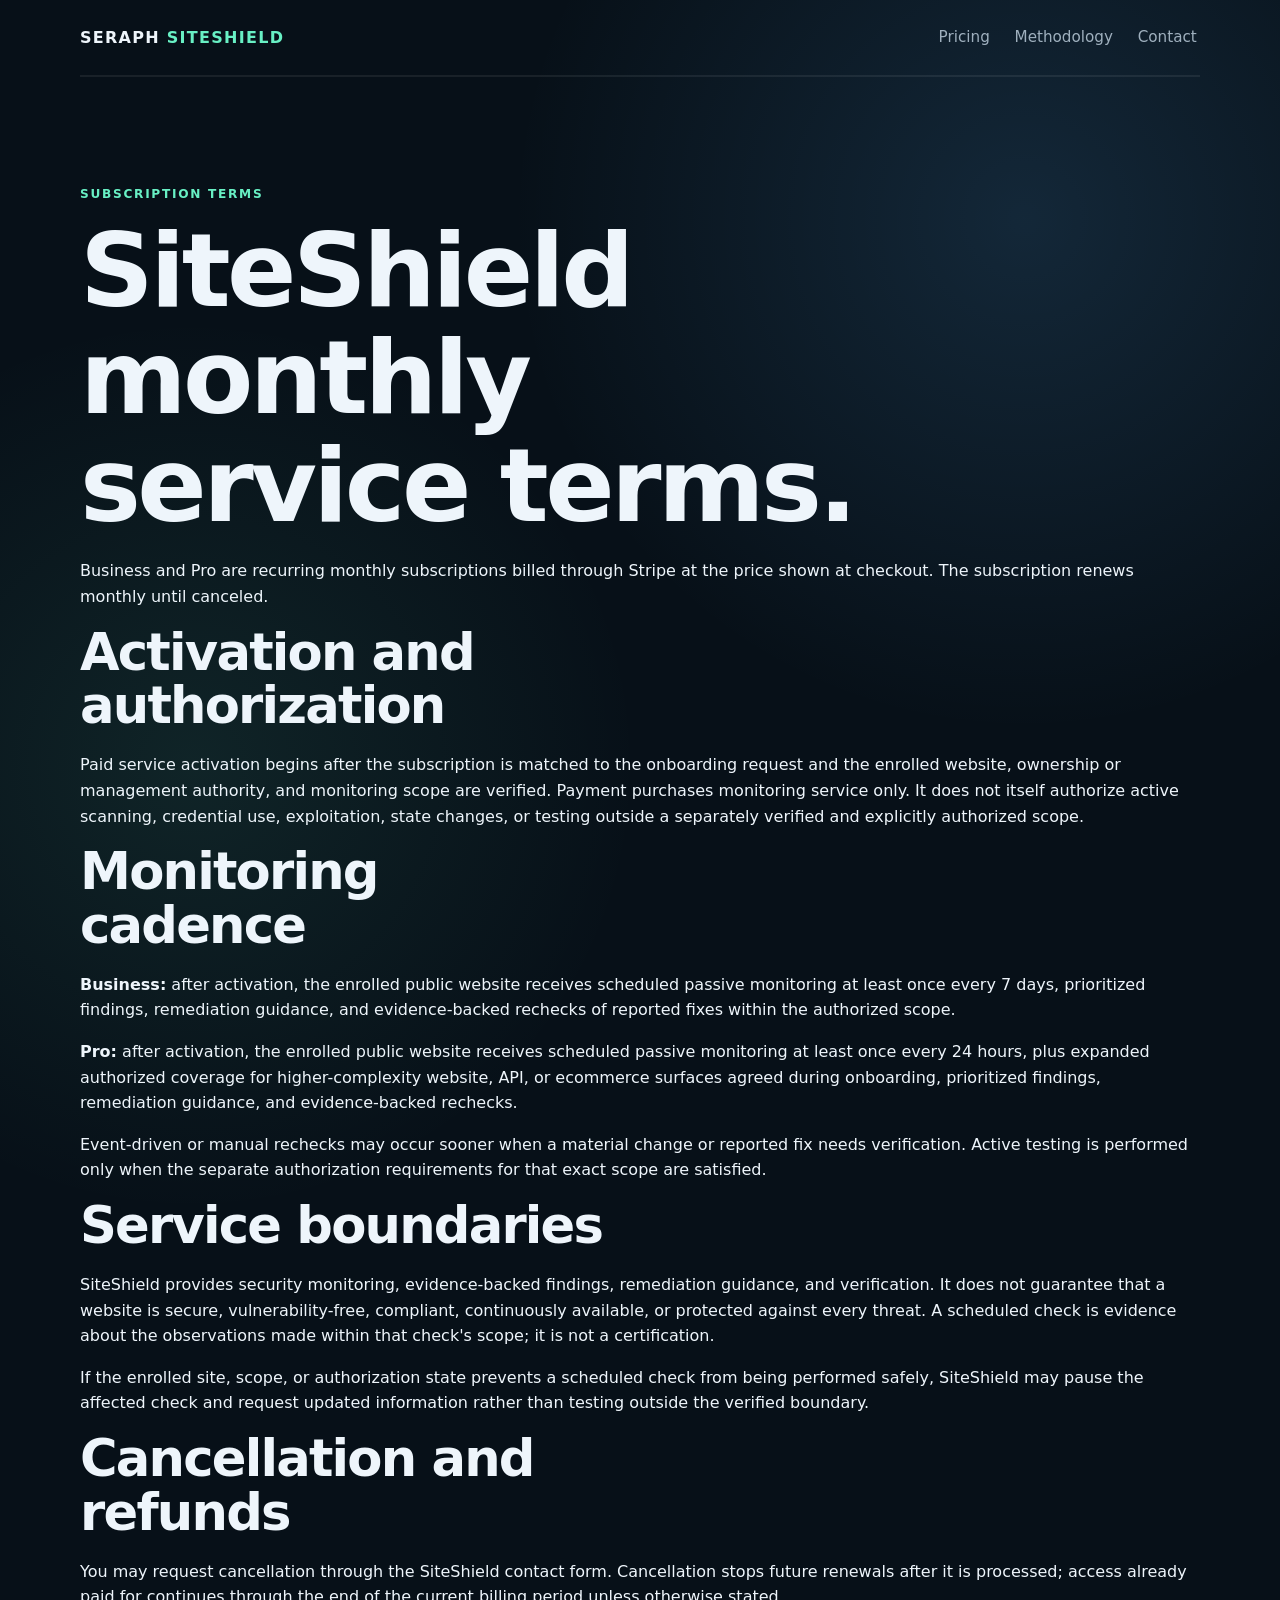
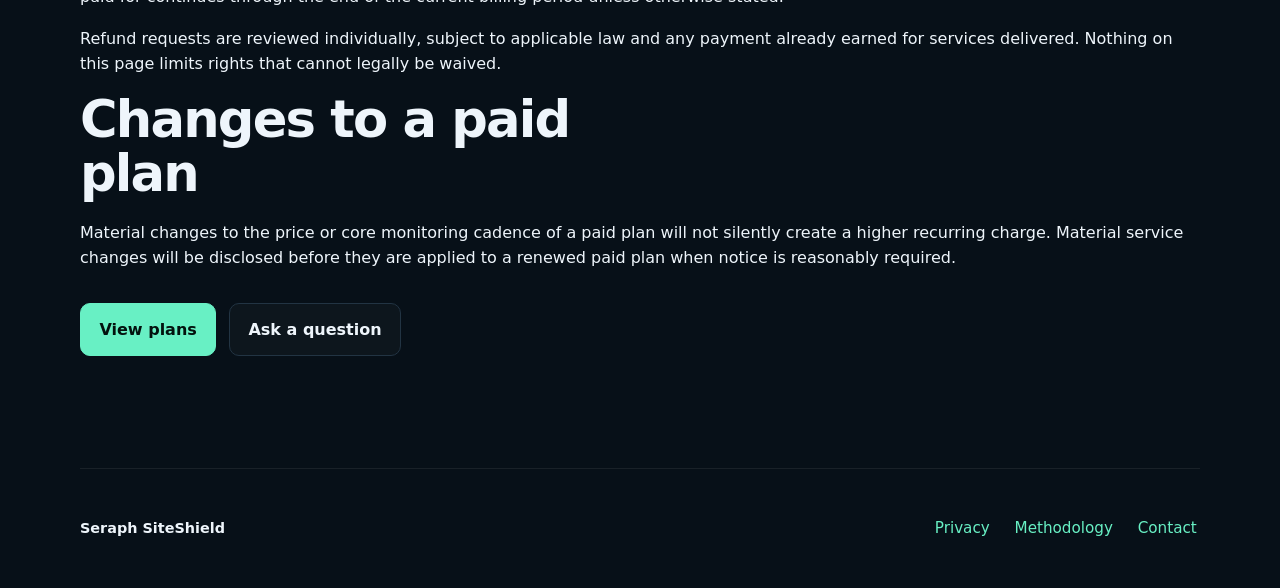
<file: terms.html>
<!doctype html>
<html lang="en">
<head>
  <meta charset="utf-8">
  <meta name="viewport" content="width=device-width,initial-scale=1">
  <meta http-equiv="Content-Security-Policy" content="default-src 'self'; img-src 'self' data:; style-src 'self'; script-src 'none'; object-src 'none'; base-uri 'self'; form-action 'self'">
  <meta name="referrer" content="strict-origin-when-cross-origin">
  <meta name="description" content="Seraph SiteShield subscription and service terms.">
  <title>SiteShield Subscription Terms</title>
  <link rel="stylesheet" href="styles.css">
</head>
<body>
  <header class="nav">
    <a class="brand" href="./" aria-label="Seraph SiteShield home">SERAPH <span>SITESHIELD</span></a>
    <nav aria-label="Primary navigation"><a href="./#pricing">Pricing</a><a href="security-methodology.html">Methodology</a><a href="./#contact">Contact</a></nav>
  </header>
  <main>
    <section class="section launch">
      <p class="eyebrow">Subscription terms</p>
      <h1>SiteShield monthly service terms.</h1>
      <p>Business and Pro are recurring monthly subscriptions billed through Stripe at the price shown at checkout. The subscription renews monthly until canceled.</p>

      <h2>Activation and authorization</h2>
      <p>Paid service activation begins after the subscription is matched to the onboarding request and the enrolled website, ownership or management authority, and monitoring scope are verified. Payment purchases monitoring service only. It does not itself authorize active scanning, credential use, exploitation, state changes, or testing outside a separately verified and explicitly authorized scope.</p>

      <h2>Monitoring cadence</h2>
      <p><strong>Business:</strong> after activation, the enrolled public website receives scheduled passive monitoring at least once every 7 days, prioritized findings, remediation guidance, and evidence-backed rechecks of reported fixes within the authorized scope.</p>
      <p><strong>Pro:</strong> after activation, the enrolled public website receives scheduled passive monitoring at least once every 24 hours, plus expanded authorized coverage for higher-complexity website, API, or ecommerce surfaces agreed during onboarding, prioritized findings, remediation guidance, and evidence-backed rechecks.</p>
      <p>Event-driven or manual rechecks may occur sooner when a material change or reported fix needs verification. Active testing is performed only when the separate authorization requirements for that exact scope are satisfied.</p>

      <h2>Service boundaries</h2>
      <p>SiteShield provides security monitoring, evidence-backed findings, remediation guidance, and verification. It does not guarantee that a website is secure, vulnerability-free, compliant, continuously available, or protected against every threat. A scheduled check is evidence about the observations made within that check's scope; it is not a certification.</p>
      <p>If the enrolled site, scope, or authorization state prevents a scheduled check from being performed safely, SiteShield may pause the affected check and request updated information rather than testing outside the verified boundary.</p>

      <h2>Cancellation and refunds</h2>
      <p>You may request cancellation through the SiteShield contact form. Cancellation stops future renewals after it is processed; access already paid for continues through the end of the current billing period unless otherwise stated.</p>
      <p>Refund requests are reviewed individually, subject to applicable law and any payment already earned for services delivered. Nothing on this page limits rights that cannot legally be waived.</p>

      <h2>Changes to a paid plan</h2>
      <p>Material changes to the price or core monitoring cadence of a paid plan will not silently create a higher recurring charge. Material service changes will be disclosed before they are applied to a renewed paid plan when notice is reasonably required.</p>

      <div class="actions"><a class="button primary" href="./#pricing">View plans</a><a class="button secondary" href="./#contact">Ask a question</a></div>
    </section>
  </main>
  <footer><span>Seraph SiteShield</span><nav aria-label="Footer navigation"><a href="privacy.html">Privacy</a><a href="security-methodology.html">Methodology</a><a href="./#contact">Contact</a></nav></footer>
</body>
</html>
</file>
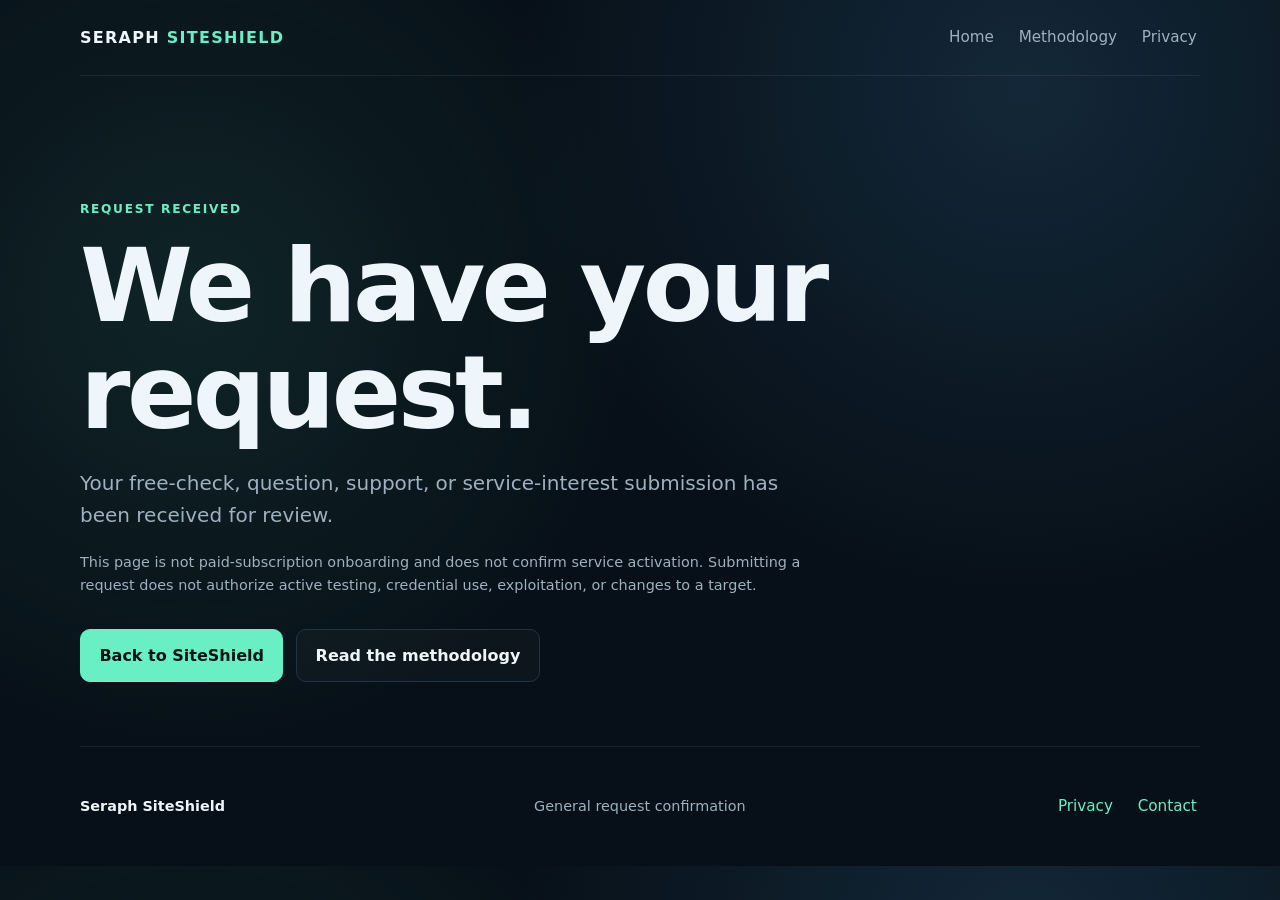
<file: thanks.html>
<!doctype html>
<html lang="en">
<head>
  <meta charset="utf-8">
  <meta name="viewport" content="width=device-width,initial-scale=1">
  <meta name="robots" content="noindex">
  <meta http-equiv="Content-Security-Policy" content="default-src 'self'; img-src 'self' data:; style-src 'self'; script-src 'none'; object-src 'none'; base-uri 'self'; form-action 'self'">
  <meta name="referrer" content="strict-origin-when-cross-origin">
  <meta name="description" content="SiteShield general request confirmation.">
  <title>Request received — Seraph SiteShield</title>
  <link rel="stylesheet" href="styles.css">
</head>
<body>
  <header class="nav"><a class="brand" href="./">SERAPH <span>SITESHIELD</span></a><nav><a href="./">Home</a><a href="security-methodology.html">Methodology</a><a href="privacy.html">Privacy</a></nav></header>
  <main>
    <section class="hero">
      <p class="eyebrow">Request received</p>
      <h1>We have your request.</h1>
      <p class="lede">Your free-check, question, support, or service-interest submission has been received for review.</p>
      <p class="boundary">This page is not paid-subscription onboarding and does not confirm service activation. Submitting a request does not authorize active testing, credential use, exploitation, or changes to a target.</p>
      <div class="actions"><a class="button primary" href="./">Back to SiteShield</a><a class="button secondary" href="security-methodology.html">Read the methodology</a></div>
    </section>
  </main>
  <footer><span>Seraph SiteShield</span><span>General request confirmation</span><nav><a href="privacy.html">Privacy</a><a href="./#contact">Contact</a></nav></footer>
</body>
</html>
</file>
<file: styles.css>
:root { color-scheme: dark; --bg:#071018; --panel:#0d1823; --panel-2:#111f2c; --text:#eef5fb; --muted:#9fb0be; --line:#223443; --accent:#68f0c4; --accent-2:#5eb7ff; --danger:#ffb4a8; --max:1120px; font-family:Inter,ui-sans-serif,system-ui,-apple-system,BlinkMacSystemFont,"Segoe UI",sans-serif; }
* { box-sizing:border-box; }
html { scroll-behavior:smooth; scroll-padding-top:1rem; }
body { margin:0; background:radial-gradient(circle at 80% 10%,rgba(94,183,255,.14),transparent 32rem),radial-gradient(circle at 15% 35%,rgba(104,240,196,.09),transparent 28rem),var(--bg); color:var(--text); line-height:1.6; }
a { color:inherit; text-decoration:none; }
a, button, input, select, textarea { font:inherit; }
a:focus-visible, button:focus-visible, input:focus-visible, select:focus-visible, textarea:focus-visible { outline:3px solid var(--accent-2); outline-offset:3px; }
.nav { width:min(var(--max),calc(100% - 2rem)); margin:0 auto; min-height:76px; display:flex; align-items:center; justify-content:space-between; gap:1rem; border-bottom:1px solid rgba(255,255,255,.07); }
.brand { font-weight:800; letter-spacing:.08em; padding:.6rem 0; }
.brand span { color:var(--accent); }
.nav nav, footer nav { display:flex; gap:1.15rem; align-items:center; color:var(--muted); font-size:.95rem; }
.nav nav a, footer nav a { padding:.55rem .2rem; }
.nav nav a:hover, footer nav a:hover { color:var(--text); }
main, footer { width:min(var(--max),calc(100% - 2rem)); margin:0 auto; }
.hero { padding:7rem 0 3rem; max-width:900px; }
.eyebrow { color:var(--accent); text-transform:uppercase; letter-spacing:.14em; font-size:.76rem; font-weight:800; }
h1,h2 { line-height:1.05; margin:.5rem 0 1.2rem; letter-spacing:-.035em; }
h1 { font-size:clamp(3.4rem,8vw,7rem); max-width:11ch; }
h2 { font-size:clamp(2.1rem,4vw,4rem); max-width:15ch; }
.lede { color:var(--muted); max-width:720px; font-size:1.25rem; }
.actions { display:flex; gap:.8rem; flex-wrap:wrap; margin:2rem 0 1rem; }
.button { display:inline-flex; align-items:center; justify-content:center; min-height:48px; padding:.8rem 1.15rem; border:1px solid var(--line); border-radius:10px; font-weight:750; cursor:pointer; transition:transform .15s ease,border-color .15s ease,background .15s ease; }
.button:hover { transform:translateY(-1px); border-color:var(--accent-2); }
.button.primary { background:var(--accent); color:#03120e; border-color:var(--accent); }
.button.secondary { background:rgba(255,255,255,.025); }
.boundary,.fineprint { color:var(--muted); font-size:.9rem; max-width:760px; }
.proof-grid,.pricing { display:grid; grid-template-columns:repeat(3,1fr); gap:1rem; }
.proof-card,.pricing article,.panel { padding:1.35rem; background:linear-gradient(180deg,rgba(255,255,255,.035),rgba(255,255,255,.012)); border:1px solid var(--line); border-radius:16px; }
.proof-card { display:block; min-height:180px; transition:transform .15s ease,border-color .15s ease,background .15s ease; }
.proof-card:hover,.panel-link:hover { transform:translateY(-2px); border-color:rgba(104,240,196,.65); background:linear-gradient(180deg,rgba(104,240,196,.06),rgba(255,255,255,.012)); }
.proof-card strong,.proof-card span { display:block; }
.proof-card span { margin-top:.45rem; color:var(--muted); }
.proof-card em { display:block; margin-top:1rem; color:var(--accent); font-style:normal; font-size:.9rem; }
.section { padding:6rem 0; border-top:1px solid rgba(255,255,255,.07); }
.steps { list-style:none; padding:0; margin:2.5rem 0 0; display:grid; gap:.7rem; }
.steps li { display:grid; grid-template-columns:72px 1fr; gap:1rem; padding:1.2rem 0; border-top:1px solid var(--line); }
.steps li>span { color:var(--accent-2); font-weight:800; }
.steps strong { font-size:1.15rem; }
.steps p { margin:.2rem 0 0; color:var(--muted); }
.split,.form-section { display:grid; grid-template-columns:1.05fr .95fr; gap:3rem; align-items:start; }
.split>div>p:not(.eyebrow),.form-intro>p:not(.eyebrow) { color:var(--muted); max-width:640px; }
.panel p { margin:0; padding:.8rem 0; border-bottom:1px solid var(--line); }
.panel p:last-of-type { border-bottom:0; }
.panel-link { display:block; transition:transform .15s ease,border-color .15s ease,background .15s ease; }
.panel-link>span { display:block; margin-top:1rem; color:var(--accent); font-weight:700; }
.pricing article { min-height:270px; display:flex; flex-direction:column; }
.pricing article>span { color:var(--muted); text-transform:uppercase; letter-spacing:.1em; font-size:.75rem; }
.pricing strong { display:block; font-size:2.4rem; margin:.8rem 0; }
.pricing small { font-size:1rem; color:var(--muted); }
.pricing p { color:var(--muted); flex:1; }
.pricing .featured { border-color:rgba(104,240,196,.65); box-shadow:0 0 0 1px rgba(104,240,196,.08) inset; }
.site-form { display:grid; gap:.65rem; padding:1.5rem; background:linear-gradient(180deg,rgba(255,255,255,.04),rgba(255,255,255,.015)); border:1px solid var(--line); border-radius:16px; }
.site-form label { font-weight:700; }
.site-form input,.site-form select,.site-form textarea { width:100%; color:var(--text); background:#08131d; border:1px solid #30495d; border-radius:10px; padding:.8rem .9rem; }
.site-form input:hover,.site-form select:hover,.site-form textarea:hover { border-color:#4e6e86; }
.site-form textarea { resize:vertical; min-height:110px; }
.optional { color:var(--muted); font-weight:500; font-size:.85rem; }
.check-row { display:grid; grid-template-columns:22px 1fr; gap:.65rem; align-items:start; color:var(--muted); font-weight:500!important; margin:.4rem 0; }
.check-row input { width:18px; height:18px; margin:.2rem 0 0; accent-color:var(--accent); }
.visually-hidden { position:absolute!important; width:1px!important; height:1px!important; padding:0!important; margin:-1px!important; overflow:hidden!important; clip:rect(0,0,0,0)!important; white-space:nowrap!important; border:0!important; }
.launch { text-align:left; }
footer { min-height:120px; display:flex; align-items:center; gap:1.25rem; justify-content:space-between; border-top:1px solid rgba(255,255,255,.07); color:var(--muted); font-size:.9rem; }
footer span:first-child { color:var(--text); font-weight:800; }
footer a { color:var(--accent); }
@media (max-width:760px) {
  .nav { flex-wrap:wrap; padding:1rem 0; }
  .nav nav { width:100%; display:flex; gap:.35rem .9rem; flex-wrap:wrap; }
  .hero { padding-top:4.5rem; }
  .proof-grid,.pricing,.split,.form-section { grid-template-columns:1fr; }
  .section { padding:4rem 0; }
  footer { flex-direction:column; align-items:flex-start; justify-content:center; padding:2rem 0; }
  footer nav { flex-wrap:wrap; }
}
@media (prefers-reduced-motion:reduce) {
  html { scroll-behavior:auto; }
  .button,.proof-card,.panel-link { transition:none; }
  .button:hover,.proof-card:hover,.panel-link:hover { transform:none; }
}
</file>
<file: amnesia.css>
:root {
  color-scheme: dark;
  --bg: #070a0f;
  --panel: #0d131d;
  --panel-2: #111a27;
  --text: #f6f8fb;
  --muted: #aab6c7;
  --line: #243246;
  --accent: #8ee3c2;
  --accent-2: #b7a7ff;
  --warm: #ffd786;
  --danger: #ff9f9f;
  --max: 820px;
}

* { box-sizing: border-box; }

html { scroll-behavior: smooth; }

body {
  margin: 0;
  background:
    radial-gradient(circle at 20% 0%, rgba(142, 227, 194, .10), transparent 34rem),
    radial-gradient(circle at 90% 18%, rgba(183, 167, 255, .10), transparent 30rem),
    var(--bg);
  color: var(--text);
  font-family: ui-sans-serif, -apple-system, BlinkMacSystemFont, "Segoe UI", sans-serif;
  line-height: 1.6;
}

main, footer {
  width: min(calc(100% - 2rem), var(--max));
  margin: 0 auto;
}

.hero { padding: 5rem 0 2.4rem; }
.eyebrow { display:inline-block; padding:.32rem .7rem; border:1px solid var(--line); border-radius:999px; color:var(--accent); font-size:.8rem; font-weight:750; letter-spacing:.08em; text-transform:uppercase; }
h1 { margin:1rem 0; font-size:clamp(2.35rem,8vw,4.65rem); line-height:.98; letter-spacing:-.055em; max-width:13ch; }
h2 { margin-top:0; font-size:clamp(1.45rem,5vw,2rem); letter-spacing:-.025em; }
.lede { max-width:62ch; color:var(--muted); font-size:clamp(1.05rem,3vw,1.25rem); }
.micro { color:var(--muted); font-size:.88rem; }
.card { margin:1rem 0; padding:1.25rem; border:1px solid var(--line); border-radius:18px; background:linear-gradient(180deg,rgba(255,255,255,.025),rgba(255,255,255,.01)); box-shadow:0 16px 50px rgba(0,0,0,.18); }
.test { margin:1.75rem 0 2.5rem; }
.question { display:grid; grid-template-columns:2rem 1fr; gap:.75rem; align-items:start; padding:1rem 0; border-top:1px solid var(--line); }
.question:first-of-type { border-top:0; }
.question input { width:1.25rem; height:1.25rem; margin-top:.22rem; accent-color:var(--accent); }
.question label { cursor:pointer; font-weight:650; }
.score-grid { display:grid; grid-template-columns:repeat(2,minmax(0,1fr)); gap:.8rem; }
.score { padding:1rem; border:1px solid var(--line); border-radius:14px; background:var(--panel); }
.score strong { display:block; margin-bottom:.3rem; font-size:1.05rem; }
.goldfish strong { color:var(--danger); }
.sticky strong { color:var(--warm); }
.ready strong { color:var(--accent); }
.nerd strong { color:var(--accent-2); }
.tip { padding:1rem; border-left:3px solid var(--accent); background:var(--panel-2); color:var(--muted); }
.cta { margin:2.5rem 0; padding:clamp(1.25rem,4vw,2rem); border:1px solid rgba(142,227,194,.35); border-radius:20px; background:linear-gradient(135deg,rgba(142,227,194,.10),rgba(183,167,255,.08)); }
.actions { display:flex; flex-wrap:wrap; gap:.7rem; margin-top:1rem; }
.button { display:inline-block; padding:.78rem 1rem; border-radius:10px; background:var(--accent); color:#07110d; text-decoration:none; font-weight:800; }
.button.secondary { background:transparent; color:var(--text); border:1px solid var(--line); }
.share-line { margin:.75rem 0; padding:.9rem 1rem; border:1px dashed #3a4d68; border-radius:12px; color:#d9e1ec; background:rgba(255,255,255,.018); }
.definition { color:var(--muted); }
footer { padding:2rem 0 4rem; color:var(--muted); font-size:.84rem; }
footer a { color:var(--accent); }
a:focus-visible, input:focus-visible { outline:3px solid var(--warm); outline-offset:3px; }
@media (max-width:640px) { .hero { padding-top:3.5rem; } .score-grid { grid-template-columns:1fr; } }
@media (prefers-reduced-motion:reduce) { html { scroll-behavior:auto; } }
</file>
